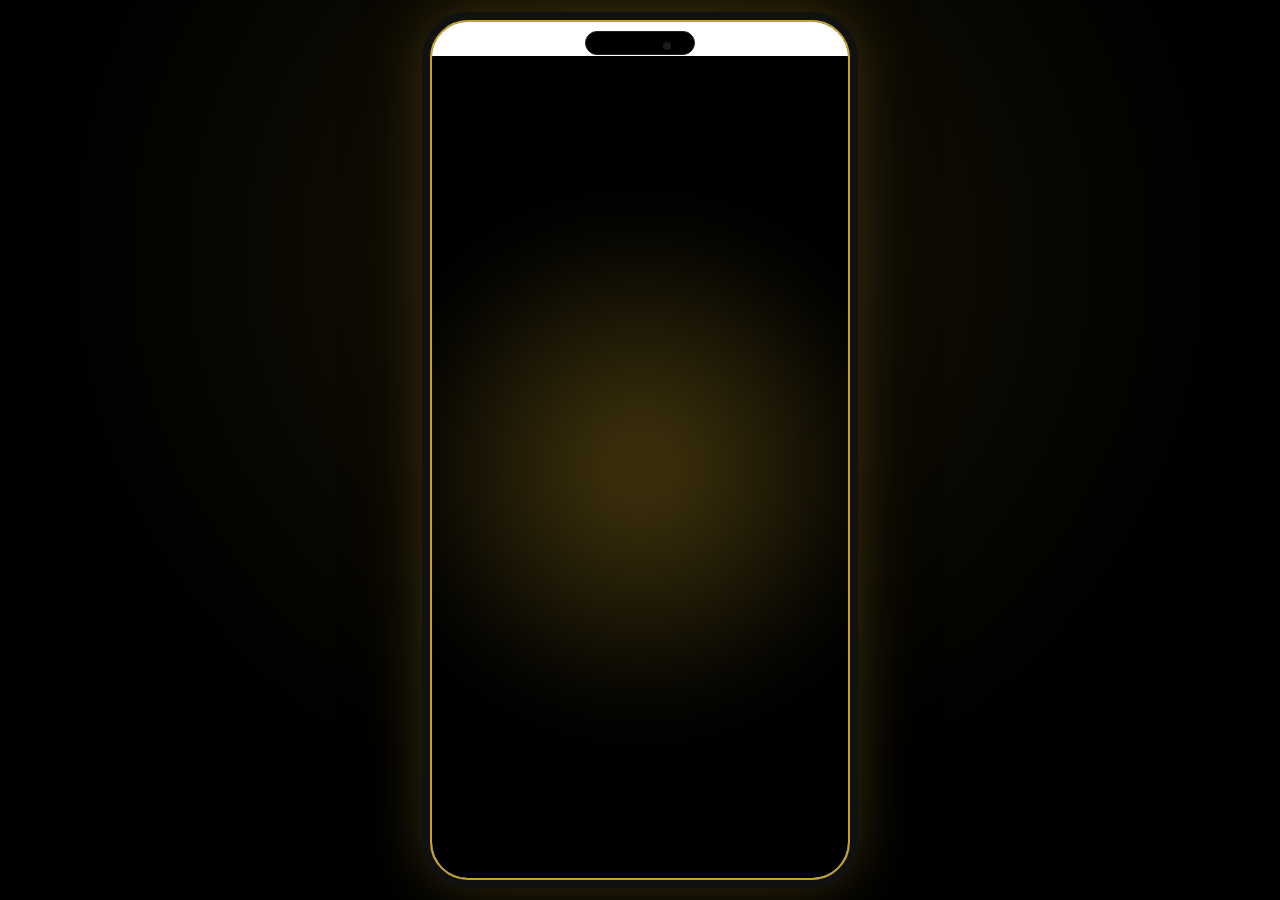
<file: madar/index.html>
<!DOCTYPE html>
<html lang="ar">
<head>
  <link rel="preload" href="/fonts/cairo-arabic.woff2" as="font" type="font/woff2" crossorigin>
  <link rel="preconnect" href="https://ceakrvowhettyvhcvwdp.supabase.co" crossorigin>
  <link rel="modulepreload" href="/madar/supabase-vendor.mjs" fetchpriority="low" crossorigin>
  <style id="madar-font-faces">
@font-face{font-family:Cairo;font-style:normal;font-weight:200 1000;font-display:swap;src:url('/fonts/cairo-arabic.woff2') format('woff2');unicode-range:U+0600-06FF,U+0750-077F,U+0870-0891,U+0897-08E1,U+08E3-08FF,U+200C-200E,U+2010-2011,U+204F,U+2E41,U+FB50-FDFF,U+FE70-FE74,U+FE76-FEFC,U+102E0-102FB,U+10E60-10E7E,U+10EC2-10EC7,U+10EC9-10EEE,U+10EF0-10EFF,U+1EE00-1EE03,U+1EE05-1EE1F,U+1EE21-1EE22,U+1EE24,U+1EE27,U+1EE29-1EE32,U+1EE34-1EE37,U+1EE39,U+1EE3B,U+1EE42,U+1EE47,U+1EE49,U+1EE4B,U+1EE4D-1EE4F,U+1EE51-1EE52,U+1EE54,U+1EE57,U+1EE59,U+1EE5B,U+1EE5D,U+1EE5F,U+1EE61-1EE62,U+1EE64,U+1EE67-1EE6A,U+1EE6C-1EE72,U+1EE74-1EE77,U+1EE79-1EE7C,U+1EE7E,U+1EE80-1EE89,U+1EE8B-1EE9B,U+1EEA1-1EEA3,U+1EEA5-1EEA9,U+1EEAB-1EEBB,U+1EEF0-1EEF1;}
@font-face{font-family:Cairo;font-style:normal;font-weight:200 1000;font-display:swap;src:url('/fonts/cairo-latin.woff2') format('woff2');unicode-range:U+0000-00FF,U+0131,U+0152-0153,U+02BB-02BC,U+02C6,U+02DA,U+02DC,U+0304,U+0308,U+0329,U+2000-206F,U+20AC,U+2122,U+2191,U+2193,U+2212,U+2215,U+FEFF,U+FFFD;}
  </style>
  <style data-metaai-safe-area>:root{scroll-padding-top:var(--safe-area-scroll-padding-top,0px)}[data-safe-area-inset-root]::before{background:inherit;content:"";height:var(--safe-area-inset-top,0px);inset:0 0 auto;pointer-events:none;position:fixed;z-index:2147483647}</style><script data-metaai-safe-area-runtime>// (c) Meta Platforms, Inc. and affiliates. Confidential and proprietary.

(() => {
  const params = new URLSearchParams(window.location.search);
  const rawInset = params.get('top_inset_px');
  const parsedInset = rawInset !== null && /^\d+$/.test(rawInset)
    ? Number(rawInset)
    : 0;
  const topInset = params.get('has_top_banner') === '1'
    ? Math.min(parsedInset, 256)
    : 0;
  document.documentElement.style.setProperty('--safe-area-inset-top', `${topInset}px`);
  document.documentElement.style.setProperty('--safe-area-scroll-padding-top', `${topInset}px`);

  function observeNavigation() {
    const root = document.getElementById('root');
    if (root === null) return;
    const observed = new Set();
    let scheduled = false;

    function syncScrollPadding() {
      const elements = new Set(root.querySelectorAll('[data-safe-area-sticky-top]'));
      for (const element of observed) {
        if (!elements.has(element)) {
          resizeObserver.unobserve(element);
          observed.delete(element);
        }
      }
      for (const element of elements) {
        if (!observed.has(element)) {
          resizeObserver.observe(element);
          observed.add(element);
        }
      }
      let padding = topInset;
      for (const element of elements) {
        const style = window.getComputedStyle(element);
        if (style.position !== 'sticky' && style.position !== 'fixed') continue;
        const top = Number.parseFloat(style.top);
        if (Number.isFinite(top)) {
          padding = Math.max(padding, top + element.getBoundingClientRect().height);
        }
      }
      document.documentElement.style.setProperty(
        '--safe-area-scroll-padding-top', `${Math.ceil(padding)}px`,
      );
    }

    function scheduleUpdate() {
      if (scheduled) return;
      scheduled = true;
      requestAnimationFrame(() => {
        scheduled = false;
        syncScrollPadding();
      });
    }

    const resizeObserver = new ResizeObserver(scheduleUpdate);
    const mutationObserver = new MutationObserver(scheduleUpdate);
    mutationObserver.observe(root, {
      attributeFilter: ['class', 'data-safe-area-sticky-top', 'hidden', 'style'],
      attributes: true,
      childList: true,
      subtree: true,
    });
    window.addEventListener('resize', scheduleUpdate);
    scheduleUpdate();
  }

  if (document.readyState === 'loading') {
    document.addEventListener('DOMContentLoaded', observeNavigation, {once: true});
  } else {
    observeNavigation();
  }
})();
</script><script data-metaai-records-guard>// (c) Meta Platforms, Inc. and affiliates. Confidential and proprietary.

// When the records API rejects a write because the app is at its record
// limit, this page answers the next writes itself with the same rejection.
// The answers come after a delay, under an exponential backoff, and one probe
// write goes to the network per backoff window. A new record that the API
// accepts, or a delete that removes a record, ends the backoff. The backoff
// also ends when a write comes 60 s or more after the last window, and no probe
// from the last 60 s is in flight. The state is in memory only.
//
// The compiled-HTML contract checks (`stateful_crud_contract.rs` and
// `stateful_hosted_release.rs`) read this file as part of the app. So it must
// not contain a quoted records action, a browser storage API, the JSON request
// header or encoder, a quoted POST method, a collection argument, or a name
// bound to a quoted word. It must also not call a network function with a
// quoted URL.
(() => {
  const nativeFetch = window.fetch;
  if (typeof nativeFetch !== 'function') return;
  const NativeRequest = window.Request;
  const NativeResponse = window.Response;
  const NativeURL = window.URL;
  const NativePromise = window.Promise;
  const parseJson = JSON.parse;
  const reflectApply = Reflect.apply;
  const startTimer = window.setTimeout.bind(window);
  const stopTimer = window.clearTimeout.bind(window);
  const monotonicNow = window.performance.now.bind(window.performance);

  const CAPACITY_STATUS = 409;
  const CAPACITY_BODY = '{"error":"artifact record limit reached"}';
  const FIRST_WINDOW_MS = 1000;
  const MAX_WINDOW_MS = 60000;
  const LOCAL_ANSWER_DELAY_MS = 500;
  const MAX_TRACKED_RECORDS = 2048;
  const actionName = operation => ['records', operation].join('.');
  const CREATE = actionName('create');
  const PUT = actionName('put');
  const GET = actionName('get');
  const LIST = actionName('list');
  const DELETE = actionName('delete');
  const OBSERVED_ACTIONS = [CREATE, PUT, GET, LIST, DELETE];
  const POST_METHOD = ['PO', 'ST'].join('');
  const LOCAL_HEADERS = [
    [['content', 'type'].join('-'), ['application', 'json'].join('/') + '; charset=utf-8'],
    ['cache-control', 'no-store'],
    ['x-metaai-records-guard', 'capacity'],
  ];

  // `epoch` changes when a window opens or closes. A rejected or accepted write
  // that was sent in an earlier epoch does not change the window, so the writes
  // that were in flight when the limit was reached count as one rejection.
  let streak = 0;
  let windowEndsAt = 0;
  let epoch = 0;
  let activeProbe = null;
  const knownIds = new Set();
  const knownKeys = new Map();

  function recordKey(collection, value) {
    return `${collection}\n${value}`;
  }

  function rememberId(collection, id) {
    if (typeof id !== 'string') return;
    const key = recordKey(collection, id);
    knownIds.delete(key);
    knownIds.add(key);
    if (knownIds.size > MAX_TRACKED_RECORDS) knownIds.delete(knownIds.values().next().value);
  }

  // `savedId` is null when the outcome of the write is unknown. Then the key
  // keeps the id that an earlier answer saved.
  function rememberIdempotencyKey(collection, idempotencyKey, savedId) {
    if (typeof idempotencyKey !== 'string') return;
    const key = recordKey(collection, idempotencyKey);
    const id = savedId ?? knownKeys.get(key) ?? null;
    knownKeys.delete(key);
    knownKeys.set(key, id);
    if (knownKeys.size > MAX_TRACKED_RECORDS) knownKeys.delete(knownKeys.keys().next().value);
  }

  function forgetRecord(savedId) {
    knownIds.delete(savedId);
    for (const [idempotencyKey, keySavedId] of knownKeys) {
      if (keySavedId === savedId) knownKeys.delete(idempotencyKey);
    }
  }

  function forgetId(collection, id) {
    if (typeof id === 'string') forgetRecord(recordKey(collection, id));
  }

  function targetsActions(input, init) {
    const isRequest = input instanceof NativeRequest;
    const method = init?.method ?? (isRequest ? input.method : 'GET');
    if (String(method).toUpperCase() !== POST_METHOD) return false;
    const base = window.location.href;
    const url = isRequest ? input.url : String(input);
    return new NativeURL(url, base).href === new NativeURL('actions', base).href;
  }

  // Returns the body text, a promise of it for a Request body, or null when
  // the body cannot be JSON text.
  function requestBody(input, init) {
    const body = init?.body;
    if (body !== undefined && body !== null) return typeof body === 'string' ? body : null;
    return input instanceof NativeRequest ? input.clone().text() : null;
  }

  function requestSignal(input, init) {
    if (init !== undefined && init !== null && init.signal !== undefined) return init.signal;
    return input instanceof NativeRequest ? input.signal : null;
  }

  function parseAction(text) {
    let payload;
    try {
      payload = parseJson(text);
    } catch {
      return null;
    }
    if (payload === null || typeof payload !== 'object' || Array.isArray(payload)) return null;
    const name = payload.action;
    if (!OBSERVED_ACTIONS.includes(name)) return null;
    const args = payload.args ?? {};
    if (typeof args !== 'object' || Array.isArray(args)) return null;
    const collection = args.collection ?? 'items';
    if (typeof collection !== 'string') return null;
    return {name, args, collection};
  }

  function isWrite(action) {
    return action.name === CREATE || action.name === PUT;
  }

  // The records API accepts these writes at the limit when their record
  // exists: a create that replays a known idempotency key, and a put to a known
  // record. A key or id is known when this page saw its record saved, or sent
  // it in a write whose outcome is unknown.
  function mayStillSucceed(action) {
    if (action.name === CREATE) {
      const idempotencyKey = action.args.idempotency_key;
      return typeof idempotencyKey === 'string'
        && knownKeys.has(recordKey(action.collection, idempotencyKey));
    }
    const id = action.args.id;
    return typeof id === 'string' && knownIds.has(recordKey(action.collection, id));
  }

  function rememberUnknownOutcome(action) {
    if (action.name === CREATE) {
      rememberIdempotencyKey(action.collection, action.args.idempotency_key, null);
    } else {
      rememberId(action.collection, action.args.id);
    }
  }

  // The API rejects a known key or id for capacity only when its record does
  // not exist.
  function revokeExemption(action) {
    if (action.name === PUT) {
      forgetId(action.collection, action.args.id);
      return;
    }
    const key = recordKey(action.collection, action.args.idempotency_key);
    const savedId = knownKeys.get(key);
    knownKeys.delete(key);
    if (typeof savedId === 'string') forgetRecord(savedId);
  }

  // A probe that never settles stops holding writes back after the longest
  // window.
  function windowIsOpen(time) {
    if (time < windowEndsAt) return true;
    return activeProbe !== null && time - activeProbe.startedAt < MAX_WINDOW_MS;
  }

  function openWindow(sentEpoch) {
    if (sentEpoch !== epoch) return;
    streak += 1;
    windowEndsAt = monotonicNow() + Math.min(MAX_WINDOW_MS, FIRST_WINDOW_MS * 2 ** (streak - 1));
    epoch += 1;
  }

  function closeWindow() {
    if (streak === 0) return;
    streak = 0;
    windowEndsAt = 0;
    activeProbe = null;
    epoch += 1;
  }

  // The delay keeps an awaited retry loop from running on every microtask.
  function answerLocally(signal) {
    return new NativePromise((resolve, reject) => {
      if (signal?.aborted) {
        reject(signal.reason);
        return;
      }
      let timer = 0;
      const abort = () => {
        stopTimer(timer);
        reject(signal.reason);
      };
      timer = startTimer(() => {
        signal?.removeEventListener('abort', abort);
        resolve(new NativeResponse(CAPACITY_BODY, {status: CAPACITY_STATUS, headers: LOCAL_HEADERS}));
      }, LOCAL_ANSWER_DELAY_MS);
      signal?.addEventListener('abort', abort, {once: true});
    });
  }

  function responseData(text) {
    try {
      const payload = parseJson(text);
      return payload !== null && typeof payload === 'object' ? payload.data : undefined;
    } catch {
      return undefined;
    }
  }

  function track(action, data) {
    const collection = action.collection;
    switch (action.name) {
      case LIST:
        if (Array.isArray(data?.records)) {
          for (const record of data.records) rememberId(collection, record?.id);
        }
        return;
      case DELETE:
        if (data === true) {
          forgetId(collection, action.args.id);
          closeWindow();
        }
        return;
      case CREATE:
        if (typeof data?.id === 'string') {
          rememberIdempotencyKey(collection, action.args.idempotency_key, recordKey(collection, data.id));
        }
        rememberId(collection, data?.id);
        return;
      default:
        rememberId(collection, data?.id);
    }
  }

  async function observe(action, response, sent) {
    try {
      const status = response.status;
      const succeeded = status >= 200 && status < 300;
      // A write that the API accepts only below the limit proves free space.
      if (succeeded && isWrite(action) && !sent.mayStillSucceed && sent.epoch === epoch) {
        closeWindow();
      }
      const capacityCandidate = status === CAPACITY_STATUS && isWrite(action);
      if (!succeeded && !capacityCandidate) return;
      const text = await response.clone().text();
      if (succeeded) {
        track(action, responseData(text));
      } else if (text === CAPACITY_BODY) {
        if (sent.mayStillSucceed) revokeExemption(action);
        openWindow(sent.epoch);
      }
    } finally {
      if (sent.probe !== null && activeProbe === sent.probe) activeProbe = null;
    }
  }

  function handle(action, send, signal) {
    if (action === null) return send();
    const sent = {epoch, mayStillSucceed: false, probe: null};
    if (isWrite(action)) {
      sent.mayStillSucceed = mayStillSucceed(action);
      if (streak > 0 && !sent.mayStillSucceed) {
        const time = monotonicNow();
        if (windowIsOpen(time)) return answerLocally(signal);
        if (time - windowEndsAt < MAX_WINDOW_MS) {
          activeProbe = {startedAt: time};
          sent.probe = activeProbe;
        } else {
          // Another client or the agent can free space where this page cannot
          // see it. So after a quiet period the write goes out as a normal write.
          closeWindow();
          sent.epoch = epoch;
        }
      }
    }
    return send().then(
      response => observe(action, response, sent).then(() => response, () => response),
      error => {
        if (sent.probe !== null && activeProbe === sent.probe) activeProbe = null;
        // A write that fails or is aborted after it is sent can still save its
        // record.
        if (isWrite(action)) rememberUnknownOutcome(action);
        throw error;
      },
    );
  }

  function guardedFetch(input, init) {
    const self = this;
    const args = arguments;
    const send = () => reflectApply(nativeFetch, self, args);
    let body;
    let signal;
    try {
      if (!targetsActions(input, init)) return send();
      body = requestBody(input, init);
      signal = requestSignal(input, init);
    } catch {
      return send();
    }
    if (body === null) return send();
    if (typeof body === 'string') return handle(parseAction(body), send, signal);
    return body.then(text => handle(parseAction(text), send, signal), () => send());
  }

  try {
    window.fetch = guardedFetch;
  } catch {
    // A page that made the network function read-only keeps its own function.
  }
})();
</script><script data-metaai-app-links>(()=>{var W=Object.defineProperty;var o=(t,n)=>W(t,"name",{value:n,configurable:!0});(()=>{const t=window.open,n=window.fetch,r=HTMLAnchorElement.prototype.click,i=Event.prototype.preventDefault,c=Event.prototype.stopPropagation,f=Event.prototype.stopImmediatePropagation,a=Object.getOwnPropertyDescriptor(Event.prototype,"defaultPrevented").get,u=Object.getOwnPropertyDescriptor(Event.prototype,"cancelBubble"),h="/__metaai/blobs/",x=4e3,g=new WeakMap,E=new WeakSet,s=[];let l=null,b=null,m=null,d=null;function p(t){if(typeof t!="string"||t.trim()==="")return null;let e;try{e=new URL(t,document.baseURI)}catch{return null}return(e.protocol==="http:"||e.protocol==="https:")&&e.origin===window.location.origin?e:null}o(p,"sameAppUrl");function k(t){const e=t.trim(),n=e.toLowerCase();return n===""||n==="_self"||n==="_parent"||n==="_top"?!1:![...document.getElementsByName(e)].some(t=>/^(IFRAME|OBJECT|EMBED)$/.test(t.tagName))}o(k,"opensNewContext");function T(t){return/^\/(__metaai|api|assets)\//.test(t.pathname)}o(T,"isFileRoute");function M(t){const e=new URL(window.location.href);return t.hash!==""&&!/^#!?\//.test(t.hash)&&t.pathname===e.pathname&&t.search===e.search}o(M,"samePage");function R(t){return(t.querySelector("img[alt]")?.getAttribute("alt")||t.getAttribute("aria-label")||t.textContent||"").trim().slice(0,200)}o(R,"labelFor");function y(t,e){const n=document.createElement(t);return n.style.cssText=e,n}o(y,"styled");function P(t){const e=Uint8Array.from(atob(t.replace(/-/g,"+").replace(/_/g,"/")),t=>t.charCodeAt(0));return new TextDecoder("utf-8",{fatal:!0}).decode(e)}o(P,"textOf");function S(t){let e={disposition:t.searchParams.get("disposition")};try{const n=t.searchParams.get("token");n&&t.pathname.startsWith(h)&&(e=JSON.parse(P(n.split(".")[0]))||e)}catch{}return e.disposition==="attachment"}o(S,"isAttachment");function D(){try{const t=document.querySelectorAll(":modal");return t[t.length-1]||document.body}catch{return document.body}}o(D,"layerHost");function H(t,e){d===null&&(d=y("div","position:fixed;width:1px;height:1px;margin:-1px;padding:0;border:0;overflow:hidden;clip-path:inset(50%);white-space:nowrap;"),d.setAttribute("role","status"),d.setAttribute("data-metaai-link-status","")),d.parentNode!==e&&e.append(d);const n=d;n.textContent="",window.setTimeout(()=>{n.textContent=t},100)}o(H,"announce");function N(){b?.remove();const t=D();m?.isConnected||(m=document.createElement("style"),m.textContent="[data-metaai-link-note]::backdrop{display:none!important;background:none!important;backdrop-filter:none!important}",(document.head||document.documentElement).append(m));const e="This app cannot open its pages in a new tab.",n=y("div","position:fixed;inset:auto 16px calc(var(--safe-area-inset-bottom, 0px) + 24px);z-index:2147483647;box-sizing:border-box;width:auto;height:auto;max-width:360px;margin:0 auto;padding:12px 16px;border:0;border-radius:10px;background:rgba(17,17,17,0.92);color:#fff;font:400 14px/1.4 system-ui,sans-serif;text-align:center;overflow:visible;pointer-events:none;");n.setAttribute("data-metaai-link-note",""),n.setAttribute("aria-hidden","true"),n.textContent=e;const r=typeof n.showPopover=="function";r&&n.setAttribute("popover","manual"),t.append(n),r&&n.showPopover(),b=n,H(e,t),window.setTimeout(()=>{n.remove(),b===n&&(b=null)},x)}o(N,"showNote");function O(t){for(const e of t)if(!(!(e instanceof Element)||e===document.body||!e.isConnected||typeof e.focus!="function")&&(e.focus({preventScroll:!0}),document.activeElement===e))return}o(O,"focusBack");function w(){if(l===null)return;const{root:t,opener:e,before:n}=l;l=null,t.open&&t.close(),t.remove(),O([e,n,...s.slice().reverse()])}o(w,"closeViewer");function A(t,e,n){const r=document.activeElement;w();const c=typeof HTMLDialogElement=="function"&&typeof HTMLDialogElement.prototype.showModal=="function",f="var(--safe-area-inset-top, 0px)",a=y(c?"dialog":"div",`position:fixed;inset:0;z-index:2147483647;display:flex;flex-direction:column;align-items:center;justify-content:center;gap:16px;box-sizing:border-box;width:100%;height:100%;max-width:none;max-height:none;margin:0;border:0;padding:calc(${f} + 68px) 16px 24px;background:rgba(0,0,0,0.88);color:#fff;overflow:hidden;overscroll-behavior:contain;pointer-events:auto;`);a.setAttribute("data-metaai-file-viewer",""),a.setAttribute("aria-label",e||"File"),c||(a.setAttribute("role","dialog"),a.setAttribute("aria-modal","true"));const u=y("button",`position:absolute;top:calc(${f} + 12px);right:12px;width:44px;height:44px;padding:0;border:0;border-radius:22px;background:rgba(255,255,255,0.18);color:#fff;font:400 28px/44px system-ui,sans-serif;cursor:pointer;pointer-events:auto;`);u.type="button",u.textContent="\xD7",u.setAttribute("aria-label","Close"),u.setAttribute("data-metaai-file-viewer-close","");const h=y("img","display:block;flex:0 1 auto;min-height:0;max-width:100%;max-height:100%;object-fit:contain;border-radius:4px;");h.alt=e,h.addEventListener("error",()=>{const t=y("p","margin:0;font:400 15px/1.4 system-ui,sans-serif;text-align:center;");t.textContent="This file cannot be shown here.",h.replaceWith(t)},{once:!0}),h.src=t,a.append(u,h),a.addEventListener("cancel",t=>{Reflect.apply(i,t,[]),l?.root===a&&w()}),a.addEventListener("close",()=>{l?.root===a&&w()}),l={root:a,opener:n,before:r},document.body.append(a),c&&a.showModal(),u.focus({preventScroll:!0})}o(A,"showViewer");function F(t,e,r){const i=new AbortController;Reflect.apply(n,window,[t.href,{signal:i.signal}]).then(n=>{i.abort(),n.ok?window.location.assign(t.href):A(t.href,e,r)},()=>A(t.href,e,r))}o(F,"download");function C(t,e,n){T(t)?S(t)?F(t,e,n):A(t.href,e,n):M(t)?window.location.hash=t.hash:N()}o(C,"openOutside");function _(n,r){let i=null,c=0,f=n.href;const a=o(e=>{try{const n=p(String(e));if(n===null){i!==null&&l===i&&w(),i=null,c=0,Reflect.apply(t,window,[String(e)]);return}const a=l;C(n,"",r),i=l!==a?l:null,c=i===null?Date.now()+x:0,f=n.href}catch{}},"go"),u={get href(){return f},set href(t){a(t)},assign:a,replace:a,reload(){},toString:o(()=>f,"toString")};return a(n.href),{opener:null,get closed(){return i!==null?l!==i:Date.now()>=c},get location(){return u},set location(t){a(t)},focus(){},blur(){},close(){i!==null&&l===i&&w(),i=null,c=0},postMessage(){},addEventListener(){},removeEventListener(){}}}o(_,"standIn");function B(t){if(l===null)return!1;const e=t.relatedTarget;return t.composedPath().includes(l.root)||e instanceof Node&&l.root.contains(e)}o(B,"insideViewer");function I(t){const e=[...l.root.querySelectorAll("button, a[href]")],n=e.indexOf(document.activeElement);(t.shiftKey?e[n<=0?e.length-1:n-1]:e[n<0||n===e.length-1?0:n+1])?.focus()}o(I,"moveFocus");function U(t){try{if(l!==null&&!l.root.isConnected&&(l=null),l===null){t.type==="focusin"&&t.target instanceof Element&&s[s.length-1]!==t.target&&(s.push(t.target),s.length>5&&s.shift());return}if(t.type==="keydown"&&(t.key==="Escape"||t.key==="Tab")){Reflect.apply(i,t,[]),Reflect.apply(f,t,[]),t.key==="Escape"?w():I(t);return}if(!B(t)||(Reflect.apply(f,t,[]),t.type!=="click"))return;if(t.detail>1){Reflect.apply(i,t,[]);return}const e=t.target;(e===l.root||e instanceof Element&&e.closest("[data-metaai-file-viewer-close]"))&&w()}catch{}}o(U,"shield");function $(t,e){return t instanceof HTMLInputElement?/^(checkbox|radio|file|color)$/.test(t.type)||/^(submit|reset|image)$/.test(t.type)&&t.form!==null:t instanceof HTMLButtonElement?t.type!=="button"&&t.form!==null:t instanceof HTMLLabelElement?t.control!==null&&!t.control.contains(e):t instanceof HTMLMediaElement?t.controls:t instanceof HTMLElement&&t.tagName==="SUMMARY"&&t.parentElement?.tagName==="DETAILS"}o($,"ownClickAction");function j(t){for(const e of t){if(e instanceof Element&&e.matches("a[href], area[href]"))return e;if($(e,t[0]))return null}return null}o(j,"anchorFor");function V(t){const e=g.get(t);if(!(e===void 0||e.held)){g.delete(t);try{if(e.host.removeEventListener(t.type,e.last),Reflect.apply(a,t,[]))return;e.done=!0,Reflect.apply(i,t,[]),C(e.url,e.label,e.opener)}catch{}}}o(V,"decide");function z(t){const e=g.get(t);if(e!==void 0){g.delete(t);try{e.host.removeEventListener(t.type,e.last),e.held&&!e.appCancelled&&C(e.url,e.label,e.opener)}catch{}}}o(z,"settle");function K(t,n){const r=[];for(const i of t)try{const t=i[n];if(typeof t!="function"||E.has(t))continue;const c=o(function(...e){const n=Reflect.apply(t,this,e),r=n===!1?g.get(e[0]):void 0;return r&&(r.appCancelled=!0),n},"wrapper");E.add(c),i[n]=c,r.push(()=>{i[n]===c&&(i[n]=t)})}catch{}return()=>r.forEach(t=>t())}o(K,"watchHandlers");function L(t,n,r,h,x,E){const s={url:n,label:r,opener:h,host:x,held:!1,done:!1,appCancelled:!1,last:null};s.last=e=>{e===t&&V(t)},g.set(t,s),x.addEventListener(t.type,s.last);const l=K(E,`on${t.type}`),b=o(()=>{l(),z(t)},"end");window.setTimeout(b,0);const m=o(()=>{s.held||s.done||g.get(t)!==s||(s.held=!0,Reflect.apply(a,t,[])?s.appCancelled=!0:Reflect.apply(i,t,[]))},"hold"),d=o(t=>s.held||s.done?s.appCancelled:Reflect.apply(a,t,[]),"appView"),p=o((e,n)=>Object.defineProperty(t,e,{configurable:!0,...n}),"define");return p("stopPropagation",{writable:!0,value(){return m(),Reflect.apply(c,this,arguments)}}),p("stopImmediatePropagation",{writable:!0,value(){return m(),Reflect.apply(f,this,arguments)}}),p("preventDefault",{writable:!0,value(){return s.appCancelled=!0,Reflect.apply(i,this,arguments)}}),p("defaultPrevented",{get(){return d(this)}}),p("returnValue",{get(){return!d(this)},set(t){t||(s.appCancelled=!0,Reflect.apply(i,this,[]))}}),u?.get&&u.set&&p("cancelBubble",{get(){return Reflect.apply(u.get,this,[])},set(t){t&&m(),Reflect.apply(u.set,this,[t])}}),b}o(L,"track");function v(t){try{if(!t.cancelable||t.button!==(t.type==="auxclick"?1:0))return;const e=t.composedPath(),n=j(e);if(!n||n.hasAttribute("download")||n.isContentEditable||!t.bubbles&&e[0]!==n)return;const r=p(n.getAttribute("href"));if(r===null)return;(t.type==="auxclick"||t.ctrlKey||t.metaKey||t.shiftKey||k(n.getAttribute("target")||""))&&L(t,r,R(n),n,t.bubbles?window:n,e)}catch{}}o(v,"remember");try{for(const t of["pointerdown","pointerup","mousedown","mouseup","touchstart","touchend","click","auxclick","dblclick","focusin","focusout","keydown","keyup"])window.addEventListener(t,U,!0);window.addEventListener("click",v,!0),window.addEventListener("auxclick",v,!0),window.open=o(function(n,r){try{const t=r==null?"":String(r);if(t.trim()===""||k(t)){const t=p(n==null?"":String(n));if(t!==null)return _(t,document.activeElement)}}catch{}return Reflect.apply(t,this,arguments)},"open"),HTMLAnchorElement.prototype.click=o(function(){try{if(!this.isConnected&&!this.hasAttribute("download")){const t=p(this.getAttribute("href"));if(t!==null&&k(this.getAttribute("target")||"")){const e=new MouseEvent("click",{bubbles:!0,cancelable:!0,composed:!0,view:window}),n=[];for(let t=this;t!==null;t=t.parentNode)n.push(t);const r=L(e,t,R(this),document.activeElement,this.getRootNode(),n);this.dispatchEvent(e),r();return}}}catch{}return Reflect.apply(r,this,arguments)},"click")}catch{}})();})();
</script>
  <meta charset="UTF-8">
  <link rel="manifest" href="/madar/manifest.json">
  <meta name="theme-color" content="#ffffff">
  <meta name="mobile-web-app-capable" content="yes">
  <meta name="apple-mobile-web-app-capable" content="yes">
  <link rel="apple-touch-icon" href="/madar/icon-512.png">
  <meta name="viewport" content="width=device-width, initial-scale=1">
  <meta name="theme-color" content="#182B32">
  <meta name="application-name" content="MADAR">
  <meta name="mobile-web-app-capable" content="yes">
  <meta name="apple-mobile-web-app-capable" content="yes">
  <meta name="apple-mobile-web-app-title" content="MADAR">
  <meta name="apple-mobile-web-app-status-bar-style" content="default">
  <link rel="manifest" href="/manifest.webmanifest">
  <link rel="icon" type="image/png" sizes="192x192" href="/pwa-icon-192.png">
  <link rel="apple-touch-icon" href="/apple-touch-icon.png">

  <title>متجر MADAR | منتجات الجمال والعناية</title>
  <meta name="description" content="تصفّح منتجات MADAR للجمال والعناية، شاهد تفاصيل المنتجات واحفظ المفضلة وتعرّف على نقاط المكافآت.">
  <link rel="canonical" href="https://jjv666x-maker.github.io/madar/">
  <meta property="og:type" content="website">
  <meta property="og:site_name" content="MADAR">
  <meta property="og:title" content="متجر MADAR | منتجات الجمال والعناية">
  <meta property="og:description" content="تصفّح منتجات MADAR للجمال والعناية، شاهد تفاصيل المنتجات واحفظ المفضلة وتعرّف على نقاط المكافآت.">
  <meta property="og:url" content="https://jjv666x-maker.github.io/madar/">
  <meta property="og:image" content="https://jjv666x-maker.github.io/madar/og-image.png">
  <meta property="og:image:width" content="1200">
  <meta property="og:image:height" content="630">
  <meta property="og:image:alt" content="MADAR — متجر الجمال والعناية">
  <meta property="og:locale" content="ar_IQ">
  <meta name="twitter:card" content="summary_large_image">
  <meta name="twitter:title" content="متجر MADAR | منتجات الجمال والعناية">
  <meta name="twitter:description" content="تصفّح منتجات MADAR للجمال والعناية، شاهد تفاصيل المنتجات واحفظ المفضلة وتعرّف على نقاط المكافآت.">
  <meta name="twitter:image" content="https://jjv666x-maker.github.io/madar/og-image.png">
  <script>(function installDevicePermissionRuntime() {
  if (window.parent === window)
    return;
  let parentOrigin;
  try {
    const embeddingOrigin = window.location.ancestorOrigins?.[0] || document.referrer, { hostname, origin, port, protocol } = new URL(embeddingOrigin), supportedHost = hostname === "meta.ai" || hostname === "ecto1.ai" || [".meta.ai", ".ecto1.ai", ".internalfb.com", ".hatch.club"].some((suffix) => hostname.endsWith(suffix));
    if (hostname === "localhost" && (protocol === "http:" || protocol === "https:") || protocol === "https:" && port === "" && supportedHost)
      parentOrigin = origin;
  } catch {
    return;
  }
  if (!parentOrigin)
    return;
  function request(capability) {
    try {
      const policy = document.permissionsPolicy || document.featurePolicy;
      if (navigator.userActivation?.isActive === !0 && policy?.allowsFeature(capability) === !1)
        window.parent.postMessage({ type: "ecto:artifact-device-permission-request", version: 1, capability }, parentOrigin);
    } catch {}
  }
  function hasAudio(constraints) {
    for (let value = constraints;value != null; value = Object.getPrototypeOf(value)) {
      const descriptor = Object.getOwnPropertyDescriptor(value, "audio");
      if (descriptor)
        return Boolean(descriptor.value);
    }
    return !1;
  }
  function wrap(receiver, name, capability, enabled) {
    try {
      if ((document.permissionsPolicy || document.featurePolicy)?.allowsFeature(capability) !== !1)
        return;
      const native = receiver?.[name];
      if (typeof native !== "function")
        return;
      receiver[name] = function() {
        try {
          if (this === receiver && enabled(arguments))
            request(capability);
        } catch {}
        return Reflect.apply(native, this, arguments);
      };
    } catch {}
  }
  wrap(navigator.mediaDevices, "getUserMedia", "microphone", (args) => hasAudio(args[0]));
  const hasPositionCallback = (args) => typeof args[0] === "function";
  wrap(navigator.geolocation, "getCurrentPosition", "geolocation", hasPositionCallback);
  wrap(navigator.geolocation, "watchPosition", "geolocation", hasPositionCallback);
})();</script>
  <style>*,::before,::after{--tw-border-spacing-x:0;--tw-border-spacing-y:0;--tw-translate-x:0;--tw-translate-y:0;--tw-rotate:0;--tw-skew-x:0;--tw-skew-y:0;--tw-scale-x:1;--tw-scale-y:1;--tw-pan-x:;--tw-pan-y:;--tw-pinch-zoom:;--tw-scroll-snap-strictness:proximity;--tw-gradient-from-position:;--tw-gradient-via-position:;--tw-gradient-to-position:;--tw-ordinal:;--tw-slashed-zero:;--tw-numeric-figure:;--tw-numeric-spacing:;--tw-numeric-fraction:;--tw-ring-inset:;--tw-ring-offset-width:0px;--tw-ring-offset-color:#fff;--tw-ring-color:rgb(59 130 246 / 0.5);--tw-ring-offset-shadow:0 0 #0000;--tw-ring-shadow:0 0 #0000;--tw-shadow:0 0 #0000;--tw-shadow-colored:0 0 #0000;--tw-blur:;--tw-brightness:;--tw-contrast:;--tw-grayscale:;--tw-hue-rotate:;--tw-invert:;--tw-saturate:;--tw-sepia:;--tw-drop-shadow:;--tw-backdrop-blur:;--tw-backdrop-brightness:;--tw-backdrop-contrast:;--tw-backdrop-grayscale:;--tw-backdrop-hue-rotate:;--tw-backdrop-invert:;--tw-backdrop-opacity:;--tw-backdrop-saturate:;--tw-backdrop-sepia:;--tw-contain-size:;--tw-contain-layout:;--tw-contain-paint:;--tw-contain-style:}::backdrop{--tw-border-spacing-x:0;--tw-border-spacing-y:0;--tw-translate-x:0;--tw-translate-y:0;--tw-rotate:0;--tw-skew-x:0;--tw-skew-y:0;--tw-scale-x:1;--tw-scale-y:1;--tw-pan-x:;--tw-pan-y:;--tw-pinch-zoom:;--tw-scroll-snap-strictness:proximity;--tw-gradient-from-position:;--tw-gradient-via-position:;--tw-gradient-to-position:;--tw-ordinal:;--tw-slashed-zero:;--tw-numeric-figure:;--tw-numeric-spacing:;--tw-numeric-fraction:;--tw-ring-inset:;--tw-ring-offset-width:0px;--tw-ring-offset-color:#fff;--tw-ring-color:rgb(59 130 246 / 0.5);--tw-ring-offset-shadow:0 0 #0000;--tw-ring-shadow:0 0 #0000;--tw-shadow:0 0 #0000;--tw-shadow-colored:0 0 #0000;--tw-blur:;--tw-brightness:;--tw-contrast:;--tw-grayscale:;--tw-hue-rotate:;--tw-invert:;--tw-saturate:;--tw-sepia:;--tw-drop-shadow:;--tw-backdrop-blur:;--tw-backdrop-brightness:;--tw-backdrop-contrast:;--tw-backdrop-grayscale:;--tw-backdrop-hue-rotate:;--tw-backdrop-invert:;--tw-backdrop-opacity:;--tw-backdrop-saturate:;--tw-backdrop-sepia:;--tw-contain-size:;--tw-contain-layout:;--tw-contain-paint:;--tw-contain-style:}*,::before,::after{box-sizing:border-box;border-width:0;border-style:solid;border-color:#e5e7eb}::before,::after{--tw-content:''}html,:host{line-height:1.5;-webkit-text-size-adjust:100%;-moz-tab-size:4;-o-tab-size:4;tab-size:4;font-family:ui-sans-serif,system-ui,sans-serif,"Apple Color Emoji","Segoe UI Emoji","Segoe UI Symbol","Noto Color Emoji";font-feature-settings:normal;font-variation-settings:normal;-webkit-tap-highlight-color:transparent}body{margin:0;line-height:inherit}hr{height:0;color:inherit;border-top-width:1px}h1,h2,h3,h4,h5,h6{font-size:inherit;font-weight:inherit}a{color:inherit;text-decoration:inherit}b,strong{font-weight:bolder}code,kbd,samp,pre{font-family:ui-monospace,SFMono-Regular,Menlo,Monaco,Consolas,"Liberation Mono","Courier New",monospace;font-feature-settings:normal;font-variation-settings:normal;font-size:1em}small{font-size:80%}sub,sup{font-size:75%;line-height:0;position:relative;vertical-align:baseline}sub{bottom:-0.25em}sup{top:-0.5em}table{text-indent:0;border-color:inherit;border-collapse:collapse}button,input,optgroup,select,textarea{font-family:inherit;font-feature-settings:inherit;font-variation-settings:inherit;font-size:100%;font-weight:inherit;line-height:inherit;letter-spacing:inherit;color:inherit;margin:0;padding:0}button,select{text-transform:none}button,input:where([type='button']),input:where([type='reset']),input:where([type='submit']){-webkit-appearance:button;background-color:transparent;background-image:none}:-moz-focusring{outline:auto}:-moz-ui-invalid{box-shadow:none}progress{vertical-align:baseline}::-webkit-inner-spin-button,::-webkit-outer-spin-button{height:auto}[type='search']{-webkit-appearance:textfield;outline-offset:-2px}::-webkit-search-decoration{-webkit-appearance:none}::-webkit-file-upload-button{-webkit-appearance:button;font:inherit}summary{display:list-item}blockquote,dl,dd,h1,h2,h3,h4,h5,h6,hr,figure,p,pre{margin:0}fieldset{margin:0;padding:0}legend{padding:0}ol,ul,menu{list-style:none;margin:0;padding:0}dialog{padding:0}textarea{resize:vertical}input::-moz-placeholder,textarea::-moz-placeholder{opacity:1;color:#9ca3af}input::placeholder,textarea::placeholder{opacity:1;color:#9ca3af}button,[role="button"]{cursor:pointer}:disabled{cursor:default}img,svg,video,canvas,audio,iframe,embed,object{display:block;vertical-align:middle}img,video{max-width:100%;height:auto}[hidden]:where(:not([hidden="until-found"])){display:none}.pointer-events-none{pointer-events:none}.visible{visibility:visible}.fixed{position:fixed}.absolute{position:absolute}.relative{position:relative}.sticky{position:sticky}.inset-0{inset:0px}.inset-x-0{left:0px;right:0px}.-left-1{left:-0.25rem}.-top-1{top:-0.25rem}.bottom-0{bottom:0px}.bottom-24{bottom:6rem}.bottom-3{bottom:0.75rem}.left-0{left:0px}.left-1\/2{left:50%}.left-3{left:0.75rem}.left-\[8px\]{left:8px}.right-0{right:0px}.right-2{right:0.5rem}.right-3{right:0.75rem}.top-0{top:0px}.top-2{top:0.5rem}.top-\[34px\]{top:34px}.top-\[8px\]{top:8px}.z-10{z-index:10}.z-20{z-index:20}.z-30{z-index:30}.z-40{z-index:40}.z-50{z-index:50}.z-\[60\]{z-index:60}.z-\[80\]{z-index:80}.m-0{margin:0px}.mx-0{margin-left:0px;margin-right:0px}.mx-3{margin-left:0.75rem;margin-right:0.75rem}.mx-4{margin-left:1rem;margin-right:1rem}.mx-auto{margin-left:auto;margin-right:auto}.mb-3{margin-bottom:0.75rem}.mb-\[76px\]{margin-bottom:76px}.mr-1{margin-right:0.25rem}.mr-auto{margin-right:auto}.mt-0\.5{margin-top:0.125rem}.mt-1{margin-top:0.25rem}.mt-1\.5{margin-top:0.375rem}.mt-2{margin-top:0.5rem}.mt-3{margin-top:0.75rem}.mt-4{margin-top:1rem}.mt-5{margin-top:1.25rem}.mt-6{margin-top:1.5rem}.mt-\[2px\]{margin-top:2px}.line-clamp-2{overflow:hidden;display:-webkit-box;-webkit-box-orient:vertical;-webkit-line-clamp:2}.block{display:block}.inline-block{display:inline-block}.flex{display:flex}.inline-flex{display:inline-flex}.grid{display:grid}.hidden{display:none}.aspect-square{aspect-ratio:1 / 1}.h-1{height:0.25rem}.h-1\.5{height:0.375rem}.h-10{height:2.5rem}.h-11{height:2.75rem}.h-12{height:3rem}.h-14{height:3.5rem}.h-2{height:0.5rem}.h-2\.5{height:0.625rem}.h-3{height:0.75rem}.h-5{height:1.25rem}.h-6{height:1.5rem}.h-7{height:1.75rem}.h-8{height:2rem}.h-9{height:2.25rem}.h-\[110px\]{height:110px}.h-\[120px\]{height:120px}.h-\[130px\]{height:130px}.h-\[150px\]{height:150px}.h-\[18px\]{height:18px}.h-\[190px\]{height:190px}.h-\[22px\]{height:22px}.h-\[300px\]{height:300px}.h-\[30px\]{height:30px}.h-\[34px\]{height:34px}.h-\[36px\]{height:36px}.h-\[3px\]{height:3px}.h-\[44px\]{height:44px}.h-\[52px\]{height:52px}.h-\[64px\]{height:64px}.h-\[68\%\]{height:68%}.h-\[68px\]{height:68px}.h-\[80px\]{height:80px}.h-\[90px\]{height:90px}.h-\[92px\]{height:92px}.h-full{height:100%}.max-h-\[200px\]{max-height:200px}.max-h-\[86vh\]{max-height:86vh}.max-h-\[92vh\]{max-height:92vh}.min-h-\[100vh\]{min-height:100vh}.min-h-\[130px\]{min-height:130px}.min-h-\[150px\]{min-height:150px}.min-h-\[180px\]{min-height:180px}.min-h-\[220px\]{min-height:220px}.min-h-\[32px\]{min-height:32px}.min-h-\[36px\]{min-height:36px}.min-h-\[40px\]{min-height:40px}.min-h-\[64px\]{min-height:64px}.min-h-\[90px\]{min-height:90px}.w-1\.5{width:0.375rem}.w-1\/2{width:50%}.w-1\/3{width:33.333333%}.w-10{width:2.5rem}.w-11{width:2.75rem}.w-12{width:3rem}.w-14{width:3.5rem}.w-2{width:0.5rem}.w-2\.5{width:0.625rem}.w-2\/3{width:66.666667%}.w-5{width:1.25rem}.w-6{width:1.5rem}.w-7{width:1.75rem}.w-8{width:2rem}.w-9{width:2.25rem}.w-\[110px\]{width:110px}.w-\[132px\]{width:132px}.w-\[150px\]{width:150px}.w-\[172px\]{width:172px}.w-\[210px\]{width:210px}.w-\[22px\]{width:22px}.w-\[34px\]{width:34px}.w-\[36px\]{width:36px}.w-\[44px\]{width:44px}.w-\[52px\]{width:52px}.w-\[64px\]{width:64px}.w-\[68px\]{width:68px}.w-\[78px\]{width:78px}.w-\[86\%\]{width:86%}.w-\[90px\]{width:90px}.w-\[92px\]{width:92px}.w-full{width:100%}.min-w-0{min-width:0px}.min-w-\[180px\]{min-width:180px}.min-w-\[18px\]{min-width:18px}.min-w-\[22px\]{min-width:22px}.min-w-\[24px\]{min-width:24px}.min-w-\[36px\]{min-width:36px}.max-w-\[240px\]{max-width:240px}.max-w-\[280px\]{max-width:280px}.max-w-\[360px\]{max-width:360px}.max-w-\[430px\]{max-width:430px}.max-w-\[85\%\]{max-width:85%}.flex-1{flex:1 1 0%}.flex-\[2\]{flex:2}.shrink-0{flex-shrink:0}.-translate-x-1\/2{--tw-translate-x:-50%;transform:translate(var(--tw-translate-x),var(--tw-translate-y)) rotate(var(--tw-rotate)) skewX(var(--tw-skew-x)) skewY(var(--tw-skew-y)) scaleX(var(--tw-scale-x)) scaleY(var(--tw-scale-y))}.translate-x-0{--tw-translate-x:0px;transform:translate(var(--tw-translate-x),var(--tw-translate-y)) rotate(var(--tw-rotate)) skewX(var(--tw-skew-x)) skewY(var(--tw-skew-y)) scaleX(var(--tw-scale-x)) scaleY(var(--tw-scale-y))}.translate-x-\[-22px\]{--tw-translate-x:-22px;transform:translate(var(--tw-translate-x),var(--tw-translate-y)) rotate(var(--tw-rotate)) skewX(var(--tw-skew-x)) skewY(var(--tw-skew-y)) scaleX(var(--tw-scale-x)) scaleY(var(--tw-scale-y))}.rotate-180{--tw-rotate:180deg;transform:translate(var(--tw-translate-x),var(--tw-translate-y)) rotate(var(--tw-rotate)) skewX(var(--tw-skew-x)) skewY(var(--tw-skew-y)) scaleX(var(--tw-scale-x)) scaleY(var(--tw-scale-y))}.scale-100{--tw-scale-x:1;--tw-scale-y:1;transform:translate(var(--tw-translate-x),var(--tw-translate-y)) rotate(var(--tw-rotate)) skewX(var(--tw-skew-x)) skewY(var(--tw-skew-y)) scaleX(var(--tw-scale-x)) scaleY(var(--tw-scale-y))}.scale-105{--tw-scale-x:1.05;--tw-scale-y:1.05;transform:translate(var(--tw-translate-x),var(--tw-translate-y)) rotate(var(--tw-rotate)) skewX(var(--tw-skew-x)) skewY(var(--tw-skew-y)) scaleX(var(--tw-scale-x)) scaleY(var(--tw-scale-y))}.scale-125{--tw-scale-x:1.25;--tw-scale-y:1.25;transform:translate(var(--tw-translate-x),var(--tw-translate-y)) rotate(var(--tw-rotate)) skewX(var(--tw-skew-x)) skewY(var(--tw-skew-y)) scaleX(var(--tw-scale-x)) scaleY(var(--tw-scale-y))}@keyframes pulse{50%{opacity:.5}}.animate-pulse{animation:pulse 2s cubic-bezier(0.4,0,0.6,1) infinite}.resize-none{resize:none}.snap-x{scroll-snap-type:x var(--tw-scroll-snap-strictness)}.snap-mandatory{--tw-scroll-snap-strictness:mandatory}.snap-start{scroll-snap-align:start}.grid-cols-1{grid-template-columns:repeat(1,minmax(0,1fr))}.grid-cols-2{grid-template-columns:repeat(2,minmax(0,1fr))}.grid-cols-3{grid-template-columns:repeat(3,minmax(0,1fr))}.grid-cols-4{grid-template-columns:repeat(4,minmax(0,1fr))}.flex-col{flex-direction:column}.flex-wrap{flex-wrap:wrap}.place-items-center{place-items:center}.items-start{align-items:flex-start}.items-end{align-items:flex-end}.items-center{align-items:center}.justify-end{justify-content:flex-end}.justify-center{justify-content:center}.justify-between{justify-content:space-between}.gap-0\.5{gap:0.125rem}.gap-1{gap:0.25rem}.gap-1\.5{gap:0.375rem}.gap-2{gap:0.5rem}.gap-2\.5{gap:0.625rem}.gap-3{gap:0.75rem}.space-y-1>:not([hidden]) ~ :not([hidden]){--tw-space-y-reverse:0;margin-top:calc(0.25rem * calc(1 - var(--tw-space-y-reverse)));margin-bottom:calc(0.25rem * var(--tw-space-y-reverse))}.space-y-2>:not([hidden]) ~ :not([hidden]){--tw-space-y-reverse:0;margin-top:calc(0.5rem * calc(1 - var(--tw-space-y-reverse)));margin-bottom:calc(0.5rem * var(--tw-space-y-reverse))}.space-y-3>:not([hidden]) ~ :not([hidden]){--tw-space-y-reverse:0;margin-top:calc(0.75rem * calc(1 - var(--tw-space-y-reverse)));margin-bottom:calc(0.75rem * var(--tw-space-y-reverse))}.space-y-4>:not([hidden]) ~ :not([hidden]){--tw-space-y-reverse:0;margin-top:calc(1rem * calc(1 - var(--tw-space-y-reverse)));margin-bottom:calc(1rem * var(--tw-space-y-reverse))}.divide-y>:not([hidden]) ~ :not([hidden]){--tw-divide-y-reverse:0;border-top-width:calc(1px * calc(1 - var(--tw-divide-y-reverse)));border-bottom-width:calc(1px * var(--tw-divide-y-reverse))}.divide-slate-100>:not([hidden]) ~ :not([hidden]){--tw-divide-opacity:1;border-color:rgb(241 245 249 / var(--tw-divide-opacity,1))}.self-start{align-self:flex-start}.self-end{align-self:flex-end}.overflow-hidden{overflow:hidden}.overflow-x-auto{overflow-x:auto}.overflow-y-auto{overflow-y:auto}.overflow-x-clip{overflow-x:clip}.truncate{overflow:hidden;text-overflow:ellipsis;white-space:nowrap}.whitespace-nowrap{white-space:nowrap}.break-words{overflow-wrap:break-word}.rounded{border-radius:0.25rem}.rounded-2xl{border-radius:1rem}.rounded-3xl{border-radius:1.5rem}.rounded-\[12px\]{border-radius:12px}.rounded-\[18px\]{border-radius:18px}.rounded-\[20px\]{border-radius:20px}.rounded-\[22px\]{border-radius:22px}.rounded-\[24px\]{border-radius:24px}.rounded-\[26px\]{border-radius:26px}.rounded-\[28px\]{border-radius:28px}.rounded-full{border-radius:9999px}.rounded-none{border-radius:0px}.rounded-xl{border-radius:0.75rem}.rounded-t-\[28px\]{border-top-left-radius:28px;border-top-right-radius:28px}.rounded-bl-sm{border-bottom-left-radius:0.125rem}.rounded-br-sm{border-bottom-right-radius:0.125rem}.border{border-width:1px}.border-2{border-width:2px}.border-b{border-bottom-width:1px}.border-t{border-top-width:1px}.border-\[\#0A84C6\]{--tw-border-opacity:1;border-color:rgb(10 132 198 / var(--tw-border-opacity,1))}.border-\[\#1A2B3D\]{--tw-border-opacity:1;border-color:rgb(26 43 61 / var(--tw-border-opacity,1))}.border-\[\#1FC45A\]{--tw-border-opacity:1;border-color:rgb(31 196 90 / var(--tw-border-opacity,1))}.border-\[\#1FC45A\]\/40{border-color:rgb(31 196 90 / 0.4)}.border-\[\#8A5A00\]{--tw-border-opacity:1;border-color:rgb(138 90 0 / var(--tw-border-opacity,1))}.border-\[\#E6DEFF\]{--tw-border-opacity:1;border-color:rgb(230 222 255 / var(--tw-border-opacity,1))}.border-\[\#EAF0F5\]{--tw-border-opacity:1;border-color:rgb(234 240 245 / var(--tw-border-opacity,1))}.border-\[\#F1E6C8\]{--tw-border-opacity:1;border-color:rgb(241 230 200 / var(--tw-border-opacity,1))}.border-\[\#FF2E3E\]{--tw-border-opacity:1;border-color:rgb(255 46 62 / var(--tw-border-opacity,1))}.border-\[\#FFE9EA\]{--tw-border-opacity:1;border-color:rgb(255 233 234 / var(--tw-border-opacity,1))}.border-slate-100{--tw-border-opacity:1;border-color:rgb(241 245 249 / var(--tw-border-opacity,1))}.border-slate-200{--tw-border-opacity:1;border-color:rgb(226 232 240 / var(--tw-border-opacity,1))}.border-white\/20{border-color:rgb(255 255 255 / 0.2)}.bg-\[\#00A8B5\]{--tw-bg-opacity:1;background-color:rgb(0 168 181 / var(--tw-bg-opacity,1))}.bg-\[\#0A84C6\]{--tw-bg-opacity:1;background-color:rgb(10 132 198 / var(--tw-bg-opacity,1))}.bg-\[\#1A2B3D\]{--tw-bg-opacity:1;background-color:rgb(26 43 61 / var(--tw-bg-opacity,1))}.bg-\[\#1FC45A\]{--tw-bg-opacity:1;background-color:rgb(31 196 90 / var(--tw-bg-opacity,1))}.bg-\[\#25D366\]{--tw-bg-opacity:1;background-color:rgb(37 211 102 / var(--tw-bg-opacity,1))}.bg-\[\#7A4BC0\]{--tw-bg-opacity:1;background-color:rgb(122 75 192 / var(--tw-bg-opacity,1))}.bg-\[\#8A5A00\]{--tw-bg-opacity:1;background-color:rgb(138 90 0 / var(--tw-bg-opacity,1))}.bg-\[\#E53935\]{--tw-bg-opacity:1;background-color:rgb(229 57 53 / var(--tw-bg-opacity,1))}.bg-\[\#E85D8A\]{--tw-bg-opacity:1;background-color:rgb(232 93 138 / var(--tw-bg-opacity,1))}.bg-\[\#E9FBF0\]{--tw-bg-opacity:1;background-color:rgb(233 251 240 / var(--tw-bg-opacity,1))}.bg-\[\#EAF7FF\]{--tw-bg-opacity:1;background-color:rgb(234 247 255 / var(--tw-bg-opacity,1))}.bg-\[\#EEF1F4\]{--tw-bg-opacity:1;background-color:rgb(238 241 244 / var(--tw-bg-opacity,1))}.bg-\[\#F1F5F9\]{--tw-bg-opacity:1;background-color:rgb(241 245 249 / var(--tw-bg-opacity,1))}.bg-\[\#F2F6F9\]{--tw-bg-opacity:1;background-color:rgb(242 246 249 / var(--tw-bg-opacity,1))}.bg-\[\#F2F7FA\]{--tw-bg-opacity:1;background-color:rgb(242 247 250 / var(--tw-bg-opacity,1))}.bg-\[\#F3EFFF\]{--tw-bg-opacity:1;background-color:rgb(243 239 255 / var(--tw-bg-opacity,1))}.bg-\[\#F6F7FB\]{--tw-bg-opacity:1;background-color:rgb(246 247 251 / var(--tw-bg-opacity,1))}.bg-\[\#F8FAFC\]{--tw-bg-opacity:1;background-color:rgb(248 250 252 / var(--tw-bg-opacity,1))}.bg-\[\#FF2E3E\]{--tw-bg-opacity:1;background-color:rgb(255 46 62 / var(--tw-bg-opacity,1))}.bg-\[\#FF8A1E\]{--tw-bg-opacity:1;background-color:rgb(255 138 30 / var(--tw-bg-opacity,1))}.bg-\[\#FFE9EA\]{--tw-bg-opacity:1;background-color:rgb(255 233 234 / var(--tw-bg-opacity,1))}.bg-\[\#FFE9EC\]{--tw-bg-opacity:1;background-color:rgb(255 233 236 / var(--tw-bg-opacity,1))}.bg-\[\#FFF3D6\]{--tw-bg-opacity:1;background-color:rgb(255 243 214 / var(--tw-bg-opacity,1))}.bg-\[\#FFF8E7\]{--tw-bg-opacity:1;background-color:rgb(255 248 231 / var(--tw-bg-opacity,1))}.bg-amber-50{--tw-bg-opacity:1;background-color:rgb(255 251 235 / var(--tw-bg-opacity,1))}.bg-black\/45{background-color:rgb(0 0 0 / 0.45)}.bg-black\/50{background-color:rgb(0 0 0 / 0.5)}.bg-black\/55{background-color:rgb(0 0 0 / 0.55)}.bg-slate-100{--tw-bg-opacity:1;background-color:rgb(241 245 249 / var(--tw-bg-opacity,1))}.bg-slate-200{--tw-bg-opacity:1;background-color:rgb(226 232 240 / var(--tw-bg-opacity,1))}.bg-slate-300{--tw-bg-opacity:1;background-color:rgb(203 213 225 / var(--tw-bg-opacity,1))}.bg-slate-500{--tw-bg-opacity:1;background-color:rgb(100 116 139 / var(--tw-bg-opacity,1))}.bg-transparent{background-color:transparent}.bg-white{--tw-bg-opacity:1;background-color:rgb(255 255 255 / var(--tw-bg-opacity,1))}.bg-white\/10{background-color:rgb(255 255 255 / 0.1)}.bg-white\/15{background-color:rgb(255 255 255 / 0.15)}.bg-white\/20{background-color:rgb(255 255 255 / 0.2)}.bg-white\/95{background-color:rgb(255 255 255 / 0.95)}.bg-gradient-to-br{background-image:linear-gradient(to bottom right,var(--tw-gradient-stops))}.bg-gradient-to-l{background-image:linear-gradient(to left,var(--tw-gradient-stops))}.bg-gradient-to-t{background-image:linear-gradient(to top,var(--tw-gradient-stops))}.from-\[\#00A8B5\]{--tw-gradient-from:#00A8B5 var(--tw-gradient-from-position);--tw-gradient-to:rgb(0 168 181 / 0) var(--tw-gradient-to-position);--tw-gradient-stops:var(--tw-gradient-from),var(--tw-gradient-to)}.from-\[\#0A2A4A\]{--tw-gradient-from:#0A2A4A var(--tw-gradient-from-position);--tw-gradient-to:rgb(10 42 74 / 0) var(--tw-gradient-to-position);--tw-gradient-stops:var(--tw-gradient-from),var(--tw-gradient-to)}.from-\[\#0A84C6\]{--tw-gradient-from:#0A84C6 var(--tw-gradient-from-position);--tw-gradient-to:rgb(10 132 198 / 0) var(--tw-gradient-to-position);--tw-gradient-stops:var(--tw-gradient-from),var(--tw-gradient-to)}.from-\[\#0A84C6\]\/95{--tw-gradient-from:rgb(10 132 198 / 0.95) var(--tw-gradient-from-position);--tw-gradient-to:rgb(10 132 198 / 0) var(--tw-gradient-to-position);--tw-gradient-stops:var(--tw-gradient-from),var(--tw-gradient-to)}.from-\[\#1FC45A\]{--tw-gradient-from:#1FC45A var(--tw-gradient-from-position);--tw-gradient-to:rgb(31 196 90 / 0) var(--tw-gradient-to-position);--tw-gradient-stops:var(--tw-gradient-from),var(--tw-gradient-to)}.from-\[\#7A4BC0\]{--tw-gradient-from:#7A4BC0 var(--tw-gradient-from-position);--tw-gradient-to:rgb(122 75 192 / 0) var(--tw-gradient-to-position);--tw-gradient-stops:var(--tw-gradient-from),var(--tw-gradient-to)}.from-\[\#7A4BC0\]\/70{--tw-gradient-from:rgb(122 75 192 / 0.7) var(--tw-gradient-from-position);--tw-gradient-to:rgb(122 75 192 / 0) var(--tw-gradient-to-position);--tw-gradient-stops:var(--tw-gradient-from),var(--tw-gradient-to)}.from-\[\#E85D8A\]{--tw-gradient-from:#E85D8A var(--tw-gradient-from-position);--tw-gradient-to:rgb(232 93 138 / 0) var(--tw-gradient-to-position);--tw-gradient-stops:var(--tw-gradient-from),var(--tw-gradient-to)}.from-\[\#F5B301\]{--tw-gradient-from:#F5B301 var(--tw-gradient-from-position);--tw-gradient-to:rgb(245 179 1 / 0) var(--tw-gradient-to-position);--tw-gradient-stops:var(--tw-gradient-from),var(--tw-gradient-to)}.from-\[\#FF2E3E\]{--tw-gradient-from:#FF2E3E var(--tw-gradient-from-position);--tw-gradient-to:rgb(255 46 62 / 0) var(--tw-gradient-to-position);--tw-gradient-stops:var(--tw-gradient-from),var(--tw-gradient-to)}.from-\[\#FF8A1E\]{--tw-gradient-from:#FF8A1E var(--tw-gradient-from-position);--tw-gradient-to:rgb(255 138 30 / 0) var(--tw-gradient-to-position);--tw-gradient-stops:var(--tw-gradient-from),var(--tw-gradient-to)}.from-black\/75{--tw-gradient-from:rgb(0 0 0 / 0.75) var(--tw-gradient-from-position);--tw-gradient-to:rgb(0 0 0 / 0) var(--tw-gradient-to-position);--tw-gradient-stops:var(--tw-gradient-from),var(--tw-gradient-to)}.via-\[\#0A84C6\]{--tw-gradient-to:rgb(10 132 198 / 0) var(--tw-gradient-to-position);--tw-gradient-stops:var(--tw-gradient-from),#0A84C6 var(--tw-gradient-via-position),var(--tw-gradient-to)}.via-\[\#0A84C6\]\/85{--tw-gradient-to:rgb(10 132 198 / 0) var(--tw-gradient-to-position);--tw-gradient-stops:var(--tw-gradient-from),rgb(10 132 198 / 0.85) var(--tw-gradient-via-position),var(--tw-gradient-to)}.via-\[\#E85D8A\]{--tw-gradient-to:rgb(232 93 138 / 0) var(--tw-gradient-to-position);--tw-gradient-stops:var(--tw-gradient-from),#E85D8A var(--tw-gradient-via-position),var(--tw-gradient-to)}.via-black\/35{--tw-gradient-to:rgb(0 0 0 / 0) var(--tw-gradient-to-position);--tw-gradient-stops:var(--tw-gradient-from),rgb(0 0 0 / 0.35) var(--tw-gradient-via-position),var(--tw-gradient-to)}.to-\[\#00A8B5\]{--tw-gradient-to:#00A8B5 var(--tw-gradient-to-position)}.to-\[\#00A8B5\]\/80{--tw-gradient-to:rgb(0 168 181 / 0.8) var(--tw-gradient-to-position)}.to-\[\#00B5A5\]{--tw-gradient-to:#00B5A5 var(--tw-gradient-to-position)}.to-\[\#0A84C6\]{--tw-gradient-to:#0A84C6 var(--tw-gradient-to-position)}.to-\[\#0A84C6\]\/70{--tw-gradient-to:rgb(10 132 198 / 0.7) var(--tw-gradient-to-position)}.to-\[\#1FC45A\]{--tw-gradient-to:#1FC45A var(--tw-gradient-to-position)}.to-\[\#7A4BC0\]{--tw-gradient-to:#7A4BC0 var(--tw-gradient-to-position)}.to-\[\#E85D8A\]{--tw-gradient-to:#E85D8A var(--tw-gradient-to-position)}.to-\[\#F5B301\]{--tw-gradient-to:#F5B301 var(--tw-gradient-to-position)}.to-\[\#FF5A3A\]{--tw-gradient-to:#FF5A3A var(--tw-gradient-to-position)}.to-\[\#FF5E3A\]{--tw-gradient-to:#FF5E3A var(--tw-gradient-to-position)}.to-\[\#FF8A9E\]{--tw-gradient-to:#FF8A9E var(--tw-gradient-to-position)}.to-transparent{--tw-gradient-to:transparent var(--tw-gradient-to-position)}.fill-\[\#FF2E3E\]{fill:#FF2E3E}.object-contain{-o-object-fit:contain;object-fit:contain}.object-cover{-o-object-fit:cover;object-fit:cover}.object-center{-o-object-position:center;object-position:center}.p-0{padding:0px}.p-1{padding:0.25rem}.p-1\.5{padding:0.375rem}.p-2{padding:0.5rem}.p-3{padding:0.75rem}.p-4{padding:1rem}.p-5{padding:1.25rem}.p-6{padding:1.5rem}.p-8{padding:2rem}.p-\[10px\]{padding:10px}.px-1{padding-left:0.25rem;padding-right:0.25rem}.px-1\.5{padding-left:0.375rem;padding-right:0.375rem}.px-2{padding-left:0.5rem;padding-right:0.5rem}.px-2\.5{padding-left:0.625rem;padding-right:0.625rem}.px-3{padding-left:0.75rem;padding-right:0.75rem}.px-4{padding-left:1rem;padding-right:1rem}.px-5{padding-left:1.25rem;padding-right:1.25rem}.px-6{padding-left:1.5rem;padding-right:1.5rem}.py-0\.5{padding-top:0.125rem;padding-bottom:0.125rem}.py-1{padding-top:0.25rem;padding-bottom:0.25rem}.py-1\.5{padding-top:0.375rem;padding-bottom:0.375rem}.py-14{padding-top:3.5rem;padding-bottom:3.5rem}.py-2{padding-top:0.5rem;padding-bottom:0.5rem}.py-2\.5{padding-top:0.625rem;padding-bottom:0.625rem}.py-3{padding-top:0.75rem;padding-bottom:0.75rem}.py-3\.5{padding-top:0.875rem;padding-bottom:0.875rem}.py-4{padding-top:1rem;padding-bottom:1rem}.py-6{padding-top:1.5rem;padding-bottom:1.5rem}.pb-0{padding-bottom:0px}.pb-1{padding-bottom:0.25rem}.pb-2{padding-bottom:0.5rem}.pb-28{padding-bottom:7rem}.pb-3{padding-bottom:0.75rem}.pb-4{padding-bottom:1rem}.pb-6{padding-bottom:1.5rem}.pb-\[100px\]{padding-bottom:100px}.pt-1{padding-top:0.25rem}.pt-2{padding-top:0.5rem}.pt-3{padding-top:0.75rem}.pt-4{padding-top:1rem}.pt-6{padding-top:1.5rem}.pt-7{padding-top:1.75rem}.text-left{text-align:left}.text-center{text-align:center}.text-right{text-align:right}.text-2xl{font-size:1.5rem;line-height:2rem}.text-\[10px\]{font-size:10px}.text-\[11px\]{font-size:11px}.text-\[12px\]{font-size:12px}.text-\[13px\]{font-size:13px}.text-\[14px\]{font-size:14px}.text-\[15px\]{font-size:15px}.text-\[16px\]{font-size:16px}.text-\[17px\]{font-size:17px}.text-\[18px\]{font-size:18px}.text-\[19px\]{font-size:19px}.text-\[20px\]{font-size:20px}.text-\[22px\]{font-size:22px}.text-\[24px\]{font-size:24px}.text-\[26px\]{font-size:26px}.text-\[30px\]{font-size:30px}.text-\[36px\]{font-size:36px}.text-\[40px\]{font-size:40px}.text-\[42px\]{font-size:42px}.text-base{font-size:1rem;line-height:1.5rem}.text-lg{font-size:1.125rem;line-height:1.75rem}.text-sm{font-size:0.875rem;line-height:1.25rem}.text-xl{font-size:1.25rem;line-height:1.75rem}.text-xs{font-size:0.75rem;line-height:1rem}.font-black{font-weight:900}.font-bold{font-weight:700}.font-extrabold{font-weight:800}.tabular-nums{--tw-numeric-spacing:tabular-nums;font-variant-numeric:var(--tw-ordinal) var(--tw-slashed-zero) var(--tw-numeric-figure) var(--tw-numeric-spacing) var(--tw-numeric-fraction)}.leading-3{line-height:.75rem}.leading-4{line-height:1rem}.leading-5{line-height:1.25rem}.leading-6{line-height:1.5rem}.leading-7{line-height:1.75rem}.leading-8{line-height:2rem}.leading-9{line-height:2.25rem}.leading-\[1\.15\]{line-height:1.15}.leading-\[18px\]{line-height:18px}.leading-none{line-height:1}.tracking-wide{letter-spacing:0.025em}.text-\[\#0A84C6\]{--tw-text-opacity:1;color:rgb(10 132 198 / var(--tw-text-opacity,1))}.text-\[\#1A2B3D\]{--tw-text-opacity:1;color:rgb(26 43 61 / var(--tw-text-opacity,1))}.text-\[\#1B8A4A\]{--tw-text-opacity:1;color:rgb(27 138 74 / var(--tw-text-opacity,1))}.text-\[\#1FC45A\]{--tw-text-opacity:1;color:rgb(31 196 90 / var(--tw-text-opacity,1))}.text-\[\#7A4BC0\]{--tw-text-opacity:1;color:rgb(122 75 192 / var(--tw-text-opacity,1))}.text-\[\#8A5A00\]{--tw-text-opacity:1;color:rgb(138 90 0 / var(--tw-text-opacity,1))}.text-\[\#E53935\]{--tw-text-opacity:1;color:rgb(229 57 53 / var(--tw-text-opacity,1))}.text-\[\#E85D8A\]{--tw-text-opacity:1;color:rgb(232 93 138 / var(--tw-text-opacity,1))}.text-\[\#F5B301\]{--tw-text-opacity:1;color:rgb(245 179 1 / var(--tw-text-opacity,1))}.text-\[\#FF2E3E\]{--tw-text-opacity:1;color:rgb(255 46 62 / var(--tw-text-opacity,1))}.text-\[\#FF5A7A\]{--tw-text-opacity:1;color:rgb(255 90 122 / var(--tw-text-opacity,1))}.text-amber-700{--tw-text-opacity:1;color:rgb(180 83 9 / var(--tw-text-opacity,1))}.text-slate-300{--tw-text-opacity:1;color:rgb(203 213 225 / var(--tw-text-opacity,1))}.text-slate-400{--tw-text-opacity:1;color:rgb(148 163 184 / var(--tw-text-opacity,1))}.text-slate-500{--tw-text-opacity:1;color:rgb(100 116 139 / var(--tw-text-opacity,1))}.text-slate-600{--tw-text-opacity:1;color:rgb(71 85 105 / var(--tw-text-opacity,1))}.text-slate-700{--tw-text-opacity:1;color:rgb(51 65 85 / var(--tw-text-opacity,1))}.text-slate-800{--tw-text-opacity:1;color:rgb(30 41 59 / var(--tw-text-opacity,1))}.text-teal-700{--tw-text-opacity:1;color:rgb(15 118 110 / var(--tw-text-opacity,1))}.text-white{--tw-text-opacity:1;color:rgb(255 255 255 / var(--tw-text-opacity,1))}.text-white\/80{color:rgb(255 255 255 / 0.8)}.text-white\/90{color:rgb(255 255 255 / 0.9)}.line-through{text-decoration-line:line-through}.accent-\[\#1FC45A\]{accent-color:#1FC45A}.accent-\[\#FF2E3E\]{accent-color:#FF2E3E}.opacity-0{opacity:0}.opacity-20{opacity:0.2}.opacity-70{opacity:0.7}.opacity-80{opacity:0.8}.opacity-90{opacity:0.9}.shadow{--tw-shadow:0 1px 3px 0 rgb(0 0 0 / 0.1),0 1px 2px -1px rgb(0 0 0 / 0.1);--tw-shadow-colored:0 1px 3px 0 var(--tw-shadow-color),0 1px 2px -1px var(--tw-shadow-color);box-shadow:var(--tw-ring-offset-shadow,0 0 #0000),var(--tw-ring-shadow,0 0 #0000),var(--tw-shadow)}.shadow-2xl{--tw-shadow:0 25px 50px -12px rgb(0 0 0 / 0.25);--tw-shadow-colored:0 25px 50px -12px var(--tw-shadow-color);box-shadow:var(--tw-ring-offset-shadow,0 0 #0000),var(--tw-ring-shadow,0 0 #0000),var(--tw-shadow)}.shadow-lg{--tw-shadow:0 10px 15px -3px rgb(0 0 0 / 0.1),0 4px 6px -4px rgb(0 0 0 / 0.1);--tw-shadow-colored:0 10px 15px -3px var(--tw-shadow-color),0 4px 6px -4px var(--tw-shadow-color);box-shadow:var(--tw-ring-offset-shadow,0 0 #0000),var(--tw-ring-shadow,0 0 #0000),var(--tw-shadow)}.shadow-sm{--tw-shadow:0 1px 2px 0 rgb(0 0 0 / 0.05);--tw-shadow-colored:0 1px 2px 0 var(--tw-shadow-color);box-shadow:var(--tw-ring-offset-shadow,0 0 #0000),var(--tw-ring-shadow,0 0 #0000),var(--tw-shadow)}.outline-none{outline:2px solid transparent;outline-offset:2px}.ring-1{--tw-ring-offset-shadow:var(--tw-ring-inset) 0 0 0 var(--tw-ring-offset-width) var(--tw-ring-offset-color);--tw-ring-shadow:var(--tw-ring-inset) 0 0 0 calc(1px + var(--tw-ring-offset-width)) var(--tw-ring-color);box-shadow:var(--tw-ring-offset-shadow),var(--tw-ring-shadow),var(--tw-shadow,0 0 #0000)}.ring-4{--tw-ring-offset-shadow:var(--tw-ring-inset) 0 0 0 var(--tw-ring-offset-width) var(--tw-ring-offset-color);--tw-ring-shadow:var(--tw-ring-inset) 0 0 0 calc(4px + var(--tw-ring-offset-width)) var(--tw-ring-color);box-shadow:var(--tw-ring-offset-shadow),var(--tw-ring-shadow),var(--tw-shadow,0 0 #0000)}.ring-\[\#0A84C6\]\/40{--tw-ring-color:rgb(10 132 198 / 0.4)}.ring-slate-200{--tw-ring-opacity:1;--tw-ring-color:rgb(226 232 240 / var(--tw-ring-opacity,1))}.drop-shadow{--tw-drop-shadow:drop-shadow(0 1px 2px rgb(0 0 0 / 0.1)) drop-shadow(0 1px 1px rgb(0 0 0 / 0.06));filter:var(--tw-blur) var(--tw-brightness) var(--tw-contrast) var(--tw-grayscale) var(--tw-hue-rotate) var(--tw-invert) var(--tw-saturate) var(--tw-sepia) var(--tw-drop-shadow)}.drop-shadow-lg{--tw-drop-shadow:drop-shadow(0 10px 8px rgb(0 0 0 / 0.04)) drop-shadow(0 4px 3px rgb(0 0 0 / 0.1));filter:var(--tw-blur) var(--tw-brightness) var(--tw-contrast) var(--tw-grayscale) var(--tw-hue-rotate) var(--tw-invert) var(--tw-saturate) var(--tw-sepia) var(--tw-drop-shadow)}.drop-shadow-md{--tw-drop-shadow:drop-shadow(0 4px 3px rgb(0 0 0 / 0.07)) drop-shadow(0 2px 2px rgb(0 0 0 / 0.06));filter:var(--tw-blur) var(--tw-brightness) var(--tw-contrast) var(--tw-grayscale) var(--tw-hue-rotate) var(--tw-invert) var(--tw-saturate) var(--tw-sepia) var(--tw-drop-shadow)}.backdrop-blur{--tw-backdrop-blur:blur(8px);backdrop-filter:var(--tw-backdrop-blur) var(--tw-backdrop-brightness) var(--tw-backdrop-contrast) var(--tw-backdrop-grayscale) var(--tw-backdrop-hue-rotate) var(--tw-backdrop-invert) var(--tw-backdrop-opacity) var(--tw-backdrop-saturate) var(--tw-backdrop-sepia)}.transition-all{transition-property:all;transition-timing-function:cubic-bezier(0.4,0,0.2,1);transition-duration:150ms}.transition-colors{transition-property:color,background-color,border-color,text-decoration-color,fill,stroke;transition-timing-function:cubic-bezier(0.4,0,0.2,1);transition-duration:150ms}.transition-transform{transition-property:transform;transition-timing-function:cubic-bezier(0.4,0,0.2,1);transition-duration:150ms}.duration-300{transition-duration:300ms}.\[overflow-wrap\:anywhere\]{overflow-wrap:anywhere}:root{--surface:#ffffff;--bg:#eef1f4;--ink:#1A2B3D;--muted:#6B7B8D;--line:#E7EEF4;--blue:#0A84C6;--teal:#00A8B5;--green:#1FC45A;--red:#FF2E3E;--gold:#F5B301;--soft:#EAF7FF;--safe-area-inset-top:0px}@media (prefers-color-scheme:dark){:root{--surface:#ffffff;--bg:#eef1f4;--ink:#1A2B3D;--muted:#6B7B8D;--line:#E7EEF4;--soft:#EAF7FF}}*{font-family:'Cairo',system-ui,sans-serif;box-sizing:border-box}html{scroll-behavior:smooth}html,body{margin:0;background:var(--bg)}button{cursor:pointer;transition:transform .12s ease}button:active{transform:scale(.95)}@keyframes pop{0%{transform:scale(1)}40%{transform:scale(1.35)}100%{transform:scale(1)}}@keyframes shake{0%,100%{transform:translateX(0)}20%,60%{transform:translateX(-5px)}40%,80%{transform:translateX(5px)}}.animate-shake{animation:shake .4s ease}.animate-pop{animation:pop .35s ease}@keyframes heartPop{0%{transform:scale(1)}40%{transform:scale(1.45)}100%{transform:scale(1)}}.animate-heart-pop{animation:heartPop .35s ease}@keyframes slideOut{to{transform:translateX(-100%);opacity:0}}.animate-slide-out{animation:slideOut .3s ease forwards}@keyframes spinSlow{to{transform:rotate(360deg)}}@keyframes whatsappPulse{0%,100%{transform:scale(1)}50%{transform:scale(1.06)}}.whatsapp-pulse{animation:whatsappPulse 2s ease-in-out infinite}.no-scrollbar::-webkit-scrollbar{display:none}.no-scrollbar{scrollbar-width:none}.grad{background:linear-gradient(135deg,#0A84C6 0%,#00A8B5 100%)}.grad2{background:linear-gradient(135deg,#00A8B5,#00B5A5)}.shadow-soft{box-shadow:0 10px 28px rgba(10,132,198,.12)}.shadow-card{box-shadow:0 6px 20px rgba(26,43,61,.08)}.line-clamp-2{display:-webkit-box;-webkit-line-clamp:2;-webkit-box-orient:vertical;overflow:hidden}.dark-mode{color-scheme:dark}.dark-mode,.dark-mode header,.dark-mode nav,.dark-mode main,.dark-mode section,.dark-mode div,.dark-mode article,.dark-mode aside,.dark-mode label,.dark-mode footer{transition:background-color .3s ease,color .3s ease,border-color .3s ease}.dark-mode .app-shell{background-color:#121212!important}.dark-mode .bg-white{background-color:#222222!important;color:#F5F5F5}.dark-mode .bg-white\/95{background-color:rgba(26,26,26,.95)!important}.dark-mode header.bg-white\/95,.dark-mode nav.bg-white{border-color:#333!important}.dark-mode .bg-slate-100,.dark-mode .bg-\[\#F2F6F9\],.dark-mode .bg-\[\#F6F7FB\],.dark-mode .bg-\[\#F8FAFC\],.dark-mode .bg-\[\#F2F7FA\]{background-color:#2A2A2A!important;color:#EDEDED}.dark-mode .bg-\[\#EAF7FF\],.dark-mode .bg-\[\#F3EFFF\],.dark-mode .bg-\[\#FFE9EA\],.dark-mode .bg-\[\#E9FBF0\],.dark-mode .bg-\[\#FFF3D6\]{background-color:#2A2A2A!important}.dark-mode .text-slate-500,.dark-mode .text-slate-400,.dark-mode .text-slate-600{color:#B0B0B0!important}.dark-mode .text-\[\#1A2B3D\],.dark-mode .text-slate-800,.dark-mode .text-slate-700{color:#F5F5F5!important}.dark-mode .border-slate-100,.dark-mode .border-slate-200,.dark-mode .border-\[\#EAF0F5\],.dark-mode .divide-slate-100>:not([hidden]) ~ :not([hidden]){border-color:#333!important}.dark-mode input,.dark-mode select,.dark-mode textarea{background-color:#2A2A2A!important;color:#F5F5F5!important;border-color:#3A3A3A!important}.dark-mode input::-moz-placeholder,.dark-mode textarea::-moz-placeholder{color:#9A9A9A}.dark-mode input::placeholder,.dark-mode textarea::placeholder{color:#9A9A9A}.dark-mode .shadow-card{box-shadow:0 6px 20px rgba(0,0,0,.45)}.dark-mode .shadow-soft{box-shadow:0 10px 28px rgba(0,0,0,.45)}.dark-mode .customer-profile-page{background:#121820!important;color:#E8EDF2!important}.dark-mode .customer-profile-page .customer-profile-card{background:#1C2631!important;border-color:#364452!important;box-shadow:0 8px 24px rgba(0,0,0,.34)!important}.dark-mode .customer-profile-page .customer-profile-avatar{background:#253240!important;border-color:#DDB451!important;box-shadow:0 4px 16px rgba(0,0,0,.35)!important}.dark-mode .customer-profile-page .customer-profile-name,.dark-mode .customer-profile-page .customer-profile-heading,.dark-mode .customer-profile-page .customer-profile-label{color:#F1E5C9!important}.dark-mode .customer-profile-page .customer-profile-email{color:#BCC8D4!important}.dark-mode .customer-profile-page .customer-profile-verified{background:#18364A!important;color:#A9D9F3!important}.dark-mode .customer-profile-page .customer-profile-edit-name,.dark-mode .customer-profile-page .customer-profile-upload{background:#293542!important;color:#F1D58D!important;border-color:#66572F!important}.dark-mode .customer-profile-page .customer-profile-input{background:#121A22!important;color:#F2F5F7!important;border-color:#526273!important;caret-color:#E3B64F}.dark-mode .customer-profile-page .customer-profile-input::placeholder{color:#AAB5C0!important}.dark-mode .customer-profile-page .customer-profile-input:focus{outline:2px solid #DDB451!important;outline-offset:2px;border-color:#DDB451!important}.dark-mode .customer-profile-page .customer-profile-status{color:#F1D58D!important}.dark-mode .customer-profile-page .customer-profile-save{background:#E3B64F!important;color:#181818!important}.dark-mode .customer-profile-page .customer-profile-continue{background:#293542!important;color:#F1D58D!important;border-color:#66572F!important}.dark-mode .customer-profile-page .customer-profile-logout{color:#FF9297!important}.dark-mode .customer-profile-page .customer-profile-edit-name:focus-visible,.dark-mode .customer-profile-page .customer-profile-upload:focus-within,.dark-mode .customer-profile-page .customer-profile-save:focus-visible,.dark-mode .customer-profile-page .customer-profile-continue:focus-visible,.dark-mode .customer-profile-page .customer-profile-logout:focus-visible{outline:2px solid #E3B64F!important;outline-offset:3px}.card-action-btn{flex:none;line-height:0;box-shadow:0 2px 8px rgba(26,43,61,.18);border:0!important;outline:none!important}.dark-mode .card-action-btn{background-color:#2A2A2A!important;border:0!important;box-shadow:0 4px 12px rgba(0,0,0,.5)!important}.dark-mode .card-action-share svg{color:#FFFFFF!important;stroke:#FFFFFF!important}.dark-mode .card-action-cart svg{color:#FF6B6B!important;stroke:#FF6B6B!important}.dark-mode .card-action-cart-price{background-color:#2A2A2A!important;border:0!important;box-shadow:0 4px 12px rgba(0,0,0,.5)!important}.dark-mode .card-action-cart-price svg{color:#FF6B6B!important;stroke:#FF6B6B!important}.dark-mode .card-action-heart svg{color:#AAAAAA!important;stroke:#AAAAAA!important}.dark-mode .card-action-heart-active{background-color:#3A2228!important}.dark-mode .card-action-heart-active svg{color:#FF3B5C!important;stroke:#FF3B5C!important;fill:#FF3B5C!important}.product-card{padding:0!important;margin:0!important;gap:0!important;overflow:hidden;background:#ffffff!important;border-radius:28px!important;box-shadow:0 4px 16px rgba(0,0,0,0.08)!important;border:0!important;outline:none!important}.product-card .product-info{padding:12px}.product-img-wrap{width:100%;aspect-ratio:1/1;padding:10px!important;margin:0!important;gap:0!important;background:#ffffff!important;overflow:hidden!important;border-radius:28px!important;box-sizing:border-box;display:block;position:relative}.product-img-wrap::before,.product-img-wrap::after{content:none!important;display:none!important;background:none!important;background-image:none!important}.product-img-wrap img{display:block;width:100%!important;height:100%!important;-o-object-fit:contain!important;object-fit:contain!important;-o-object-position:center!important;object-position:center!important;padding:0!important;margin:0!important;background:#ffffff!important;border-radius:28px!important;max-width:100%;max-height:100%}.product-img-wrap>button{width:100%;height:100%;display:block;padding:0!important;margin:0!important;background:transparent!important}.dark-mode .product-card{background-color:#1f1f1f!important}.dark-mode .product-img-wrap{background-color:#1f1f1f!important}.dark-mode .product-img-wrap img{background-color:#1f1f1f!important}.product-brand-pill{display:inline-block;background:#eaf4ff;color:#0A84C6;border-radius:999px;padding:4px 14px;font-size:13px;font-weight:800;line-height:1.4}.dark-mode .product-brand-pill{background:#2A2A2A!important;color:#7CC4F0!important}.product-detail-img-wrap{padding:0!important;margin:0!important;aspect-ratio:1/1;background:transparent!important;border:0!important;outline:none!important;box-shadow:none!important;overflow:hidden!important;border-radius:28px!important;box-sizing:border-box;background-image:none!important}.product-detail-img-wrap::before,.product-detail-img-wrap::after{content:none!important;display:none!important;background:none!important}.product-detail-img-wrap img{-o-object-fit:cover!important;object-fit:cover!important;-o-object-position:center!important;object-position:center!important;border-radius:28px!important;background:transparent!important;width:100%!important;height:100%!important;max-height:none!important;display:block;border:0!important;outline:none!important;box-shadow:none!important}.product-detail-img-wrap img[data-frame-fit="contain"]{-o-object-fit:contain!important;object-fit:contain!important}.dark-mode .product-detail-img-wrap{background-color:transparent!important}.dark-mode .product-detail-img-wrap img{background-color:transparent!important}.detail-thumb-row{display:flex!important;gap:8px!important;justify-content:center!important;margin-top:12px!important;margin-bottom:14px!important}.detail-thumb-btn{width:64px!important;height:64px!important;border-radius:10px!important;border:2px solid #e0e0e0!important;background:#ffffff!important;padding:4px!important;box-sizing:border-box!important;flex:none;overflow:hidden}.detail-thumb-btn.detail-thumb-active{border-color:#0A84C6!important}.detail-thumb-btn img{width:100%!important;height:100%!important;-o-object-fit:contain!important;object-fit:contain!important;background:#ffffff!important;display:block;border:0!important;box-shadow:none!important}.detail-cart-bar-inner{display:flex!important;align-items:center!important;justify-content:space-between!important;gap:12px!important;padding:12px 16px!important;background:#ffffff!important;border-top:1px solid #eee!important;border-radius:14px!important;box-shadow:0 4px 16px rgba(0,0,0,0.08)!important}.dark-mode .detail-cart-bar-inner{background-color:#222222!important;border-top-color:#333!important}.detail-add-btn{width:auto!important;max-width:320px!important;height:48px!important;border-radius:14px!important;padding:0 24px!important;font-size:16px!important;font-weight:800!important;background:linear-gradient(135deg,#0A84C6,#00A8B5)!important;color:#ffffff!important;border:0!important;flex:none}.product-thumb{-o-object-fit:contain!important;object-fit:contain!important;background:#ffffff;padding:0!important;margin:0!important;display:block;border-radius:18px!important;overflow:hidden!important}.dark-mode .product-thumb{background:#1f1f1f}.bundle-img-wrap{padding:0!important;margin:0!important;gap:0!important;background:transparent!important;overflow:hidden;display:block}.bundle-img-wrap>img,.category-img{display:block;width:100%!important;height:100%!important;-o-object-fit:cover!important;object-fit:cover!important;-o-object-position:center!important;object-position:center!important;padding:0!important;margin:0!important;background:transparent!important;border-radius:0!important}.product-card::before,.product-card::after{content:none!important;display:none!important}.product-img-wrap,.product-detail-img-wrap,.bundle-img-wrap{border:0!important;outline:none!important;box-shadow:none!important}.product-img-wrap::before,.product-img-wrap::after,.product-detail-img-wrap::before,.product-detail-img-wrap::after,.bundle-img-wrap::before,.bundle-img-wrap::after{content:none!important;display:none!important}.product-card img,.product-img-wrap img,.product-detail-img-wrap img,.category-img,.bundle-img-wrap img{border:0!important;outline:none!important;box-shadow:none!important;filter:none!important}.product-card .card-action-btn,.product-detail-img-wrap .card-action-btn{border:0!important;outline:none!important}.home-main-category-card{border:0!important;outline:none!important}.home-main-category-card img{display:block!important;width:100%!important;height:90px!important;flex-shrink:0!important;-o-object-fit:cover!important;object-fit:cover!important;-o-object-position:center!important;object-position:center!important;padding:0!important;margin:0!important;background:#ffffff!important;border:0!important;outline:none!important;box-shadow:none!important;border-radius:12px!important}.dark-mode .home-main-category-card{background-color:#1f1f1f!important;color:#ffffff!important}.dark-mode .home-main-category-card b{color:#ffffff!important}.dark-mode .home-main-category-card span{color:#d6d6d6!important}.dark-mode .home-main-category-card img{background-color:#1f1f1f!important}.home-product-card{background:#ffffff!important;border:0!important;outline:none!important;box-shadow:0 4px 16px rgba(0,0,0,0.08)!important;border-radius:28px!important;overflow:hidden!important;padding:0!important;margin:0!important}.home-product-card::before,.home-product-card::after{content:none!important;display:none!important}.home-img-wrap{width:100%!important;aspect-ratio:1/1!important;background:#ffffff!important;padding:10px!important;box-sizing:border-box!important;overflow:hidden!important;border-radius:28px!important;border:0!important;outline:none!important;box-shadow:none!important;position:relative}.home-img-wrap::before,.home-img-wrap::after{content:none!important;display:none!important}.home-img-wrap img{width:100%!important;height:100%!important;-o-object-fit:contain!important;object-fit:contain!important;-o-object-position:center!important;object-position:center!important;background:#ffffff!important;display:block!important;border:0!important;outline:none!important;box-shadow:none!important;padding:0!important;margin:0!important;border-radius:28px!important}.home-card-btn{background:#ffffff!important;border:0!important;outline:none!important;opacity:1!important}.dark-mode .home-product-card,.dark-mode .home-img-wrap,.dark-mode .home-img-wrap img,.dark-mode .home-card-btn{background-color:#ffffff!important;color:#1A2B3D}.dark-mode .home-card-btn svg{color:inherit}.focus-within\:border-\[\#7A4BC0\]:focus-within{--tw-border-opacity:1;border-color:rgb(122 75 192 / var(--tw-border-opacity,1))}.focus-within\:ring-2:focus-within{--tw-ring-offset-shadow:var(--tw-ring-inset) 0 0 0 var(--tw-ring-offset-width) var(--tw-ring-offset-color);--tw-ring-shadow:var(--tw-ring-inset) 0 0 0 calc(2px + var(--tw-ring-offset-width)) var(--tw-ring-color);box-shadow:var(--tw-ring-offset-shadow),var(--tw-ring-shadow),var(--tw-shadow,0 0 #0000)}.focus-within\:ring-\[\#7A4BC0\]\/15:focus-within{--tw-ring-color:rgb(122 75 192 / 0.15)}.hover\:bg-slate-100:hover{--tw-bg-opacity:1;background-color:rgb(241 245 249 / var(--tw-bg-opacity,1))}.disabled\:opacity-40:disabled{opacity:0.4}.disabled\:opacity-50:disabled{opacity:0.5}@media (min-width:640px){.sm\:col-span-2{grid-column:span 2 / span 2}.sm\:grid-cols-2{grid-template-columns:repeat(2,minmax(0,1fr))}}.dark-mode .product-card,.dark-mode .home-product-card{background:#1C2732!important;color:#EDF3F8!important;border:1px solid #354554!important;box-shadow:0 6px 18px rgba(0,0,0,.32)!important}.dark-mode .product-card .product-info,.dark-mode .home-product-card .product-info{background:transparent!important;color:#EDF3F8!important}.dark-mode .product-card h3,.dark-mode .home-product-card h3,.dark-mode .product-card .text-slate-800,.dark-mode .home-product-card .text-slate-800{color:#EDF3F8!important}.dark-mode .product-card [class*="text-[#0A84C6]"],.dark-mode .home-product-card [class*="text-[#0A84C6]"]{color:#70C8F2!important}.dark-mode .product-card .product-img-wrap,.dark-mode .home-product-card .home-img-wrap{background:#121B24!important}.dark-mode .product-card .product-img-wrap img,.dark-mode .home-product-card .home-img-wrap img{background:transparent!important}.dark-mode .product-card .product-brand-pill,.dark-mode .home-product-card .product-brand-pill{background:#243747!important;color:#9DDCF5!important}.dark-mode .madar-chat-panel{background:#151C23!important;color:#EDF2F6!important;border:1px solid #303C47!important}.dark-mode .madar-chat-panel>div,.dark-mode .madar-chat-panel .border-slate-100{border-color:#303C47!important}.dark-mode .madar-chat-bubble-user{background:#075985!important;color:#F5FAFD!important;border:1px solid #1675A5!important}.dark-mode .madar-chat-bubble-store{background:#26323E!important;color:#EEF3F7!important;border:1px solid #3B4A58!important}.dark-mode .madar-chat-time{color:#B7C3CE!important}.dark-mode .madar-chat-bubble-user .madar-chat-time{color:#D3EFFB!important}.madar-favorite-brands-grid{display:flex;gap:10px;min-width:0;overflow-x:auto;overflow-y:hidden;padding:2px 1px 10px;direction:rtl;scroll-snap-type:x proximity;-webkit-overflow-scrolling:touch;scrollbar-width:none}.madar-favorite-brands-grid::-webkit-scrollbar{display:none}.madar-favorite-brands-grid:focus-visible{outline:2px solid #0A84C6;outline-offset:2px;border-radius:16px}.madar-favorite-brand-card{flex:0 0 104px;width:104px;min-width:104px;height:112px;display:flex;flex-direction:column;align-items:center;justify-content:center;gap:8px;padding:10px 6px;border:1px solid #E2EDF3;border-radius:18px;background:linear-gradient(145deg,#FFFFFF 0%,#F3F9FC 100%);color:#213547;box-shadow:0 4px 12px rgba(25,60,80,.06);scroll-snap-align:start;transition:transform .16s ease,border-color .16s ease,box-shadow .16s ease}.madar-favorite-brand-card:not(:disabled):active{transform:scale(.97);border-color:#0A84C6}.madar-favorite-brand-card:disabled{cursor:default;opacity:.86}.madar-favorite-brand-logo{width:58px;height:58px;flex:0 0 58px;object-fit:cover;border-radius:50%;background:#F5F7FA;border:1px solid #EAF0F5}.madar-favorite-brand-name{display:block;max-width:100%;min-height:28px;overflow-wrap:anywhere;text-align:center;font-size:11px;line-height:1.3;font-weight:800}.dark-mode .madar-favorite-brand-card{border-color:#354554;background:linear-gradient(145deg,#1C2732 0%,#151C23 100%);color:#EDF3F8;box-shadow:0 5px 16px rgba(0,0,0,.22)}.dark-mode .madar-favorite-brand-card:not(:disabled):active{border-color:#70C8F2}.dark-mode .madar-favorite-brand-logo{background:#F4F7FA;border-color:#465767}@media (min-width:420px){.madar-favorite-brands-grid{gap:12px}.madar-favorite-brand-card{flex-basis:112px;width:112px;min-width:112px;height:120px}.madar-favorite-brand-logo{width:62px;height:62px;flex-basis:62px}}.dark-mode .madar-favorite-brands-heading{color:#EDF3F8}.dark-mode .madar-favorite-brands-caption{color:#B7C3CE!important}.madar-brand-picker-panel{height:88vh;max-height:88vh;background:#fff;color:#172b3d}.madar-brand-picker-grid{display:grid;grid-template-columns:repeat(3,minmax(0,1fr));flex:1 1 auto;min-height:0;gap:10px;overflow-y:auto;padding:12px;overscroll-behavior:contain;-webkit-overflow-scrolling:touch}.madar-brand-picker-card{min-width:0;min-height:112px;display:flex;flex-direction:column;align-items:center;justify-content:center;gap:8px;padding:10px 6px;border:1px solid #eaf0f5;border-radius:18px;background:#fff;color:#24384a;font-size:12px;font-weight:800;text-align:center;overflow-wrap:anywhere}.madar-brand-picker-card:active{transform:scale(.97);background:#f4f9fc}.madar-brand-picker-logo{width:52px;height:52px;object-fit:contain;border-radius:14px;background:#fff}.dark-mode .madar-brand-picker-panel{background:#171b20;color:#edf3f8}.dark-mode .madar-brand-picker-card{background:#20262d;color:#edf3f8;border-color:#343e48}.dark-mode .madar-brand-picker-card:active{background:#2a333d}.dark-mode .madar-brand-picker-logo{background:#fff}@media(max-width:360px){.madar-brand-picker-grid{grid-template-columns:repeat(2,minmax(0,1fr))}}</style>
<style id="madar-intro-styles">.madar-intro-screen{position:fixed;inset:0;z-index:1300;width:100vw;height:100vh;height:100dvh;min-height:100vh;overflow:hidden;display:flex;align-items:center;justify-content:center;background:#000;color:#fff;font-family:'Segoe UI',Tahoma,sans-serif;text-align:center;overscroll-behavior:contain;isolation:isolate}.madar-intro-glow{position:absolute;width:min(600px,100vw);height:min(600px,100vh);left:50%;top:50%;transform:translate(-50%,-50%);background:radial-gradient(circle,rgba(201,162,39,.35) 0%,transparent 60%);filter:blur(40px);animation:madar-intro-pulse 3s ease-in-out infinite;pointer-events:none;z-index:0}.madar-intro-content{position:relative;z-index:2;width:min(100%,680px);padding:24px 18px;animation:madar-intro-fade-in 1s ease;transition:opacity 1s ease,transform 1s ease}.madar-intro-screen-leaving .madar-intro-content{opacity:0;transform:scale(1.1)}.madar-intro-logo{width:170px;height:170px;margin:0 auto 20px;background:#0a0a0a;border:2px solid #C9A227;border-radius:50%;display:flex;flex-direction:column;align-items:center;justify-content:center;box-shadow:0 0 40px rgba(201,162,39,.6),inset 0 0 20px rgba(201,162,39,.2);animation:madar-intro-zoom-in 1.2s cubic-bezier(.2,1.5,.3,1) both,madar-intro-float 3s ease-in-out 1.2s infinite}.madar-intro-m{font-size:72px;font-weight:900;line-height:1;background:linear-gradient(135deg,#0F4D2E 50%,#C9A227 50%);-webkit-background-clip:text;background-clip:text;-webkit-text-fill-color:transparent;color:transparent}.madar-intro-orbit{width:110px;height:18px;border:1.5px solid #C9A227;border-radius:50%;margin-top:-18px;transform:rotate(-12deg)}.madar-intro-word{font-size:15px;letter-spacing:6px;font-weight:800;color:#C9A227;margin-top:8px}.madar-intro-arabic{font-size:16px;color:#fff;font-weight:700}.madar-intro-title{font-size:58px;letter-spacing:10px;color:#C9A227;line-height:1.15;margin:0;animation:madar-intro-slide-up 1s .5s both}.madar-intro-title span{color:#fff}.madar-intro-tagline{font-size:22px;color:#ddd;margin:10px 0 0;line-height:1.6;animation:madar-intro-slide-up 1s .8s both}.madar-intro-tagline b{color:#C9A227}.madar-intro-btn{display:inline-block;margin-top:30px;padding:14px 40px;font-size:18px;font-weight:800;color:#000;background:linear-gradient(135deg,#E8C84A,#C9A227);border:0;border-radius:50px;text-decoration:none;box-shadow:0 10px 30px rgba(201,162,39,.5);animation:madar-intro-slide-up 1s both;transition:transform .3s ease;cursor:pointer}.madar-intro-btn:hover{transform:scale(1.05)}.madar-intro-loader{width:min(240px,70vw);height:4px;background:#222;border-radius:10px;margin:25px auto 0;overflow:hidden}.madar-intro-loader-fill{height:100%;width:100%;transform:scaleX(0);transform-origin:left;background:#C9A227;animation:madar-intro-load 1.5s forwards}@keyframes madar-intro-pulse{0%,100%{transform:translate(-50%,-50%) scale(1);opacity:.6}50%{transform:translate(-50%,-50%) scale(1.15);opacity:1}}@keyframes madar-intro-zoom-in{from{transform:scale(0) rotate(-30deg);opacity:0}to{transform:scale(1) rotate(0);opacity:1}}@keyframes madar-intro-float{0%,100%{translate:0 0}50%{translate:0 -8px}}@keyframes madar-intro-slide-up{from{transform:translateY(30px);opacity:0}to{transform:translateY(0);opacity:1}}@keyframes madar-intro-fade-in{from{filter:opacity(0)}to{filter:opacity(1)}}@keyframes madar-intro-load{to{transform:scaleX(1)}}@media(max-width:600px){.madar-intro-title{font-size:38px;letter-spacing:clamp(1px,1.28vw,5px)}.madar-intro-tagline{font-size:17px}.madar-intro-logo{width:140px;height:140px}.madar-intro-m{font-size:58px}.madar-intro-content{padding:20px 12px}}@media(max-height:680px){.madar-intro-logo{width:120px;height:120px;margin-bottom:12px}.madar-intro-m{font-size:50px}.madar-intro-btn{margin-top:18px}.madar-intro-loader{margin-top:18px}}@media(prefers-reduced-motion:reduce){.madar-intro-screen *{animation-duration:.01ms!important;animation-iteration-count:1!important;scroll-behavior:auto!important}.madar-intro-content,.madar-intro-logo,.madar-intro-btn{transition-duration:.15s}}</style>
<style id="madar-device-frame-styles">:root{--madar-topbar-height:calc(34px + var(--safe-area-inset-top,0px));--madar-footer-height:0px}html,body{width:100%;height:100%;margin:0;overflow:hidden;overscroll-behavior:none}body{display:flex;align-items:center;justify-content:center;background:radial-gradient(circle at 50% 28%,#1a1505,#000 65%);font-family:'Segoe UI',Tahoma,sans-serif}#root{box-sizing:border-box;position:relative;width:min(420px,100vw);height:min(860px,100dvh);overflow:hidden;background:#000;border:2px solid #C9A227;border-radius:38px;box-shadow:0 0 0 8px #111,0 0 60px rgba(201,162,39,.35),0 30px 80px rgba(0,0,0,.8);transform:translateZ(0);isolation:isolate}#root>div{box-sizing:border-box;width:100%!important;height:100%!important;min-height:0!important;padding-top:0!important;overflow:hidden}#root::before{content:"";position:absolute;top:calc(9px + env(safe-area-inset-top,0px));left:50%;transform:translateX(-50%);width:110px;height:24px;background:#000;border:1px solid #222;border-radius:20px;z-index:1700;pointer-events:none}#root::after{content:"";position:absolute;top:calc(20px + env(safe-area-inset-top,0px));left:calc(50% + 23px);width:8px;height:8px;background:#1a1a1a;border-radius:50%;z-index:1701;pointer-events:none}.app-shell{box-sizing:border-box;width:100%!important;height:100%!important;min-height:0!important;max-width:none!important;margin:0!important;padding-top:var(--madar-topbar-height)!important;padding-bottom:calc(var(--madar-footer-height) + 64px)!important;overflow-x:hidden!important;overflow-y:auto!important;scrollbar-width:none;overscroll-behavior:contain}.app-shell::-webkit-scrollbar{display:none}.app-shell header[data-safe-area-sticky-top]{top:0!important}.app-shell nav.fixed.bottom-0{left:0!important;bottom:var(--madar-footer-height)!important;transform:none!important;width:100%!important;max-width:none!important;z-index:120!important}.app-shell .whatsapp-pulse{bottom:calc(var(--madar-footer-height) + 76px)!important;left:12px!important}.madar-intro-screen{inset:var(--madar-topbar-height) 0 var(--madar-footer-height)!important;width:auto!important;height:auto!important;min-height:0!important;z-index:1300!important;border-radius:0}.madar-intro-content{width:min(100%,380px);padding:18px 16px;transition-duration:.32s!important}.madar-intro-logo{width:142px;height:142px;margin-bottom:12px}.madar-intro-m{font-size:48px}.madar-intro-title{font-size:34px;margin-top:10px}.madar-intro-tagline{font-size:14px;margin-top:6px}.madar-intro-loader{margin-top:14px}.madar-intro-loader-fill{animation-duration:1.5s!important}.madar-intro-btn{margin-top:14px;padding:11px 24px}.madar-intro-screen-leaving .madar-intro-content{transition-duration:.32s!important}.app-shell [data-auth-bootstrap]{inset:var(--madar-topbar-height) 0 var(--madar-footer-height)!important;z-index:1200!important;background:#080808!important;color:#fff!important}.app-shell [data-auth-bootstrap]>div{background:#111!important;color:#fff!important;border:1px solid rgba(201,162,39,.45)}.app-shell [data-entry-gate]{inset:var(--madar-topbar-height) 0 var(--madar-footer-height)!important;z-index:1250!important;overflow-y:auto!important;overscroll-behavior:contain;background:#080808!important;color:#fff!important;padding:16px 14px!important;align-items:center!important;justify-content:center!important}.madar-entry-panel{width:100%;max-width:350px;margin:auto;display:flex;flex-direction:column;align-items:center;color:#fff}.madar-slide-heading{text-align:center;margin:2px 0 12px}.madar-slide-heading h1{font-size:20px;font-weight:900;color:#fff;margin:0}.madar-slide-heading p{font-size:12px;color:#999;margin:4px 0 0}.madar-slide-card{box-sizing:border-box;width:100%;height:340px;min-height:340px;flex:0 0 340px;border:1px solid rgba(201,162,39,.58);border-radius:24px;background:linear-gradient(180deg,#141414,#080808);box-shadow:0 15px 40px rgba(0,0,0,.5);padding:14px 14px 12px;display:flex;flex-direction:column;align-items:center;text-align:center;touch-action:pan-y;overflow:hidden}.madar-slide-main{width:100%;flex:1;min-height:0;display:flex;flex-direction:column;align-items:center;justify-content:center}.madar-slide-icon{width:74px;height:74px;flex:0 0 74px;display:grid;place-items:center;border-radius:22px;background:radial-gradient(circle at 30% 30%,#2a2105,#111);border:1px solid rgba(201,162,39,.7);font-size:38px;margin-bottom:11px}.madar-slide-title{font-size:20px;line-height:1.3;font-weight:900;color:#C9A227;margin:0 0 6px}.madar-slide-copy{font-size:13px;line-height:1.65;color:#ddd;max-width:290px;margin:0}.madar-slide-badge{display:inline-block;margin-top:10px;background:#1c1c1c;border:1px solid #38311d;color:#C9A227;font-size:11px;padding:5px 10px;border-radius:20px}.madar-slide-actions{width:100%;display:grid;grid-template-columns:1fr auto;gap:8px;align-items:center;flex:0 0 44px;margin-top:8px}.madar-slide-actions button{height:42px;border-radius:24px;font-size:13px;font-weight:800;cursor:pointer}.madar-slide-next{border:0;background:linear-gradient(135deg,#E8C84A,#C9A227);color:#000;padding:0 14px}.madar-slide-skip{border:1px solid rgba(201,162,39,.58);background:transparent;color:#C9A227;padding:0 16px}.madar-slide-dots{display:flex;align-items:center;justify-content:center;gap:0;margin:14px 0 0}.madar-slide-dot{height:24px;width:24px;flex:0 0 24px;display:grid;place-items:center;border:0;border-radius:50%;background:transparent;padding:0;cursor:pointer}.madar-slide-dot::before{content:"";display:block;height:9px;width:9px;border-radius:50%;background:#333;transition:width .2s ease,background .2s ease}.madar-slide-dot.active::before{width:25px;border-radius:10px;background:#C9A227}.madar-slide-count{font-size:11px;color:#BDBDBD;margin:8px 0 0;direction:ltr;unicode-bidi:isolate}.madar-entry-choice{box-sizing:border-box;width:100%;max-width:350px;margin:auto;background:#0d0d0d!important;color:#fff!important;border:1px solid rgba(201,162,39,.45);border-radius:24px;padding:18px!important;box-shadow:0 15px 40px rgba(0,0,0,.5)}.madar-entry-choice .mt-6.space-y-3 button:nth-child(1),.madar-entry-choice .mt-6.space-y-3 button:nth-child(2){background:linear-gradient(135deg,#E8C84A,#C9A227)!important;color:#000!important}.madar-entry-choice .mt-6.space-y-3 button:nth-child(3){background:#161616!important;color:#ddd!important;border:1px solid #38311d}.madar-entry-choice .mt-6.space-y-3 button:nth-child(4){background:transparent!important;color:#C9A227!important;border-color:rgba(201,162,39,.58)!important}.app-shell [data-entry-gate] .bg-white{background:#0d0d0d!important;color:#fff!important;border-color:rgba(201,162,39,.45)!important}.app-shell [data-entry-gate] .text-slate-500,.app-shell [data-entry-gate] .text-slate-600,.app-shell [data-entry-gate] .text-slate-400{color:#aaa!important}.app-shell [data-entry-gate] label{color:#ddd!important}.app-shell [data-entry-gate] input{background:#161616!important;border:1px solid #383838!important;color:#fff!important}.app-shell [data-entry-gate] input:focus{border-color:#C9A227!important}.app-shell [data-entry-gate] .grad{background:linear-gradient(135deg,#E8C84A,#C9A227)!important;color:#000!important}.app-shell [data-entry-gate] .text-\[\#0A84C6\]{color:#C9A227!important}.app-shell [data-entry-gate] .border-slate-200{border-color:#383838!important}@media(max-width:480px){:root{--madar-topbar-height:var(--safe-area-inset-top,0px)}#root{width:100vw;height:100dvh;border:0;border-radius:0;box-shadow:none}#root::before,#root::after{display:none}}@media(max-height:640px){.app-shell [data-entry-gate]{align-items:flex-start!important;justify-content:flex-start!important}.madar-entry-panel,.madar-entry-choice{margin:auto}}@media(prefers-reduced-motion:reduce){.madar-slide-dot,.madar-slide-dot::before{transition:none}}</style>
<style id="madar-auth-reference-styles">.app-shell [data-entry-gate] .madar-auth-wrap{box-sizing:border-box;width:min(100%,380px);margin:auto;display:flex;flex-direction:column;align-items:center;gap:10px;color:#fff}.app-shell [data-entry-gate] .madar-auth-card{box-sizing:border-box;width:100%;padding:20px 18px 16px;border:1px solid rgba(201,162,39,.62);border-radius:28px;background:linear-gradient(180deg,#111 0%,#0a0a0a 100%);box-shadow:0 16px 42px rgba(0,0,0,.55),0 0 28px rgba(201,162,39,.06);display:flex;flex-direction:column;align-items:stretch;color:#fff}.madar-auth-logo{display:block;width:78px;height:78px;object-fit:contain;border:2px solid #C9A227;border-radius:50%;padding:4px;background:#090909;box-shadow:0 0 24px rgba(201,162,39,.28);margin:0 auto 12px}.madar-auth-title{margin:0;text-align:center;color:#D7B43A;font-size:clamp(23px,6.2vw,28px);line-height:1.25;font-weight:900}.madar-auth-subtitle{margin:7px 0 16px;text-align:center;color:#b9b9b9;font-size:14px;line-height:1.7}.madar-auth-tabs{direction:ltr;display:flex;gap:0;padding:5px;margin:0 0 14px;border-radius:999px;background:#191919;border:1px solid #202020}.madar-auth-tab{flex:1;min-width:0;min-height:46px;padding:8px 6px;border:0;border-radius:999px;background:transparent;color:#a8a8a8;font:inherit;font-size:14px;font-weight:800;cursor:pointer;transition:background .18s ease,color .18s ease}.madar-auth-tab[aria-selected="true"]{background:linear-gradient(135deg,#E8C84A,#C9A227);color:#080808;box-shadow:0 3px 12px rgba(201,162,39,.16)}.madar-auth-fields{display:flex;flex-direction:column;gap:7px}.madar-auth-field{display:flex;flex-direction:column;gap:7px;min-width:0}.madar-auth-label{display:block;margin:2px 2px 0;text-align:right;color:#d1d1d1;font-size:12px;font-weight:700}.madar-auth-input{box-sizing:border-box;display:block;width:100%;height:52px;padding:0 14px;border:1px solid #303030;border-radius:17px;background:#171717;color:#f5f5f5;font:inherit;font-size:15px;outline:none;box-shadow:inset 0 1px 2px rgba(255,255,255,.015);transition:border-color .16s ease,box-shadow .16s ease}.madar-auth-input[dir="ltr"]{text-align:left}.madar-auth-input::placeholder{color:#737373;opacity:1}.madar-auth-input:focus{border-color:#C9A227;box-shadow:0 0 0 3px rgba(201,162,39,.12)}.madar-auth-message{margin:10px 0 0;padding:9px 11px;border-radius:12px;text-align:center;background:rgba(201,162,39,.08);color:#e6c64f;font-size:12px;line-height:1.6;overflow-wrap:anywhere}.madar-auth-submit{width:100%;min-height:54px;margin-top:14px;padding:10px 14px;border:0;border-radius:999px;background:linear-gradient(110deg,#E8C84A,#C9A227);color:#090909;font:inherit;font-size:16px;font-weight:900;box-shadow:0 8px 20px rgba(201,162,39,.18);cursor:pointer;transition:filter .16s ease,transform .16s ease}.madar-auth-submit:not(:disabled):active{transform:scale(.985)}.madar-auth-submit:disabled{opacity:.5;cursor:not-allowed}.madar-auth-divider{display:flex;align-items:center;gap:10px;margin:15px 0 12px;color:#777;font-size:12px}.madar-auth-divider::before,.madar-auth-divider::after{content:"";height:1px;flex:1;background:#292929}.madar-auth-alternatives{display:grid;grid-template-columns:1fr 1fr;gap:9px}.madar-auth-alternatives button{min-width:0;min-height:44px;padding:8px 10px;border:1px solid #303030;border-radius:14px;background:#171717;color:#ddd;font:inherit;font-size:13px;font-weight:700;cursor:pointer}.madar-auth-alternatives button:active{border-color:rgba(201,162,39,.65);color:#e6c64f}.madar-auth-note{margin:12px 0 0;text-align:center;color:#858585;font-size:11px;line-height:1.6}.madar-auth-back{display:flex;align-items:center;justify-content:center;gap:5px;min-height:34px;padding:4px 12px;border:0;background:transparent;color:#b8a052;font:inherit;font-size:12px;cursor:pointer}@media(max-width:480px) and (max-height:900px){.app-shell [data-entry-gate] .madar-auth-card[data-madar-auth-mode="register"]{padding:15px 14px 11px}.madar-auth-card[data-madar-auth-mode="register"] .madar-auth-logo{width:62px;height:62px;margin:0 auto 7px;padding:3px}.madar-auth-card[data-madar-auth-mode="register"] .madar-auth-title{font-size:23px}.madar-auth-card[data-madar-auth-mode="register"] .madar-auth-subtitle{font-size:12px;line-height:1.45;margin:4px 0 9px}.madar-auth-card[data-madar-auth-mode="register"] .madar-auth-tabs{padding:4px;margin-bottom:10px}.madar-auth-card[data-madar-auth-mode="register"] .madar-auth-tab{min-height:39px}.madar-auth-card[data-madar-auth-mode="register"] .madar-auth-fields{gap:5px}.madar-auth-card[data-madar-auth-mode="register"] .madar-auth-field{gap:4px}.madar-auth-card[data-madar-auth-mode="register"] .madar-auth-label{font-size:11px;margin:0 2px}.madar-auth-card[data-madar-auth-mode="register"] .madar-auth-input{height:44px;border-radius:14px}.madar-auth-card[data-madar-auth-mode="register"] .madar-auth-submit{min-height:46px;margin-top:9px;padding:8px 10px;font-size:14px}.madar-auth-card[data-madar-auth-mode="register"] .madar-auth-divider{margin:8px 0 6px}.madar-auth-card[data-madar-auth-mode="register"] .madar-auth-alternatives button{min-height:40px}.madar-auth-card[data-madar-auth-mode="register"] .madar-auth-note{margin-top:7px;font-size:10px}.app-shell [data-entry-gate] .madar-auth-back{min-height:28px}}@media(max-width:360px){.app-shell [data-entry-gate] .madar-auth-card{padding:16px 13px 13px}.madar-auth-subtitle{font-size:13px;margin-bottom:12px}.madar-auth-input{height:48px}.madar-auth-tab{font-size:12px}.madar-auth-alternatives{grid-template-columns:1fr}.madar-auth-alternatives button{min-height:40px}}@media(max-height:700px){.app-shell [data-entry-gate] .madar-auth-card{padding-top:14px;padding-bottom:12px}.madar-auth-logo{width:64px;height:64px;margin-bottom:8px}.madar-auth-subtitle{margin-bottom:10px}.madar-auth-tab{min-height:40px}.madar-auth-input{height:46px}.madar-auth-submit{min-height:48px;margin-top:10px}.madar-auth-divider{margin:10px 0 8px}.madar-auth-note{margin-top:8px}}@media(prefers-reduced-motion:reduce){.madar-auth-tab,.madar-auth-input,.madar-auth-submit{transition:none}}</style>
<style id="madar-product-controls-glass-20261126">.product-card .product-img-wrap>div:has(>button.card-action-heart){top:auto!important;right:auto!important;bottom:8px!important;left:8px!important}.product-card .product-img-wrap>div:has(>button.card-action-share){top:8px!important;right:8px!important;bottom:auto!important;left:auto!important}.product-card .product-img-wrap button.card-action-heart,.product-card .product-img-wrap button.card-action-share{width:26px!important;height:26px!important;min-width:26px!important;min-height:26px!important;padding:0!important;border-radius:50%!important;background:rgba(255,255,255,.58)!important;border:1px solid rgba(255,255,255,.78)!important;backdrop-filter:blur(8px);-webkit-backdrop-filter:blur(8px);box-shadow:0 2px 8px rgba(26,43,61,.16)!important}.product-card .product-img-wrap button.card-action-heart-active{background:rgba(255,232,234,.6)!important;border-color:rgba(255,120,135,.45)!important}.product-card .product-img-wrap button.card-action-heart svg,.product-card .product-img-wrap button.card-action-share svg{width:13px!important;height:13px!important}.product-card .product-img-wrap>span.shadow.z-10{top:4px!important;left:8px!important;font-size:9px!important;padding:2px 7px!important;line-height:1.1!important}.dark-mode .product-card .product-img-wrap button.card-action-heart,.dark-mode .product-card .product-img-wrap button.card-action-share{background:rgba(28,38,48,.62)!important;border-color:rgba(255,255,255,.34)!important;box-shadow:0 2px 8px rgba(0,0,0,.24)!important}.dark-mode .product-card .product-img-wrap button.card-action-heart-active{background:rgba(112,45,58,.62)!important;border-color:rgba(255,125,145,.46)!important}</style>
<style id="madar-detail-cart-dock-20261126">.detail-cart-dock{position:fixed!important;left:0!important;right:0!important;bottom:70px!important;z-index:50!important;margin:0!important;padding:0 12px 0 70px!important;box-sizing:border-box!important;pointer-events:none!important}</style>
<style id="madar-cover-share-heart-sizes-20261126">[class*="cover"] button[class*="share"],[class*="image"] button[class*="share"],[class*="card"] button[class*="share"],[class*="product"]:not([class*="detail"]) button[class*="share"],[class*="item"] button[class*="share"]{width:28px!important;height:28px!important;min-width:28px!important;min-height:28px!important}[class*="cover"] button[class*="share"] svg,[class*="image"] button[class*="share"] svg,[class*="card"] button[class*="share"] svg,[class*="product"]:not([class*="detail"]) button[class*="share"] svg{width:13px!important;height:13px!important}[class*="cover"] button[class*="fav"],[class*="cover"] button[class*="heart"],[class*="cover"] button[class*="wishlist"],[class*="image"] button[class*="fav"],[class*="image"] button[class*="heart"],[class*="card"] button[class*="fav"],[class*="card"] button[class*="heart"],[class*="product"]:not([class*="detail"]) button[class*="fav"],[class*="product"]:not([class*="detail"]) button[class*="heart"],[class*="item"] button[class*="fav"],[class*="item"] button[class*="heart"]{width:28px!important;height:28px!important;min-width:28px!important;min-height:28px!important}[class*="cover"] button[class*="fav"] svg,[class*="cover"] button[class*="heart"] svg,[class*="cover"] button[class*="wishlist"] svg,[class*="image"] button[class*="fav"] svg,[class*="image"] button[class*="heart"] svg,[class*="card"] button[class*="fav"] svg,[class*="card"] button[class*="heart"] svg,[class*="product"]:not([class*="detail"]) button[class*="fav"] svg,[class*="product"]:not([class*="detail"]) button[class*="heart"] svg,[class*="item"] button[class*="fav"] svg,[class*="item"] button[class*="heart"] svg{width:13px!important;height:13px!important}.product-card .product-img-wrap button.card-action-share,.product-card .product-img-wrap button.card-action-heart,.product-card .product-img-wrap button.card-action-heart-active{width:28px!important;height:28px!important;min-width:28px!important;min-height:28px!important}.product-card .product-img-wrap button.card-action-share svg,.product-card .product-img-wrap button.card-action-heart svg,.product-card .product-img-wrap button.card-action-heart-active svg{width:13px!important;height:13px!important}.home-product-card .home-img-wrap .home-card-btn{width:28px!important;height:28px!important;min-width:28px!important;min-height:28px!important}.home-product-card .home-img-wrap .home-card-btn svg{width:13px!important;height:13px!important}</style>
<meta name="robots" content="index,follow">
<script type="application/ld+json">{"@context":"https://schema.org","@graph":[{"@type":"Organization","@id":"https://jjv666x-maker.github.io/madar/#organization","name":"MADAR","url":"https://jjv666x-maker.github.io/"},{"@type":"Store","@id":"https://jjv666x-maker.github.io/madar/#store","name":"MADAR","url":"https://jjv666x-maker.github.io/madar/","description":"تصفّح منتجات MADAR للجمال والعناية، شاهد تفاصيل المنتجات واحفظ المفضلة وتعرّف على نقاط المكافآت.","inLanguage":"ar-IQ","parentOrganization":{"@id":"https://jjv666x-maker.github.io/madar/#organization"}}]}</script>
</head>
<body>
  <div id="root"></div>

  <script type="module" defer src="/madar/madar-app.js"></script>
  <script>(function(){function m(a){var h=a.getAttribute("href");if(!h)return;try{var u=new URL(h,document.baseURI);if(((u.protocol==="http:"||u.protocol==="https:")&&u.host!==location.host)||u.protocol==="mailto:"||u.protocol==="tel:"||u.protocol==="sms:"){a.target="_blank";a.rel="noopener noreferrer";}}catch(e){}}function s(){document.querySelectorAll("a[href]").forEach(m);}if(document.readyState!=="loading"){s();}else{document.addEventListener("DOMContentLoaded",s);}document.addEventListener("click",function(e){var a=e.target&&e.target.closest&&e.target.closest("a[href]");if(a){m(a);}},true);})();</script>
  <script type="application/json" data-clippy-inline-media-manifest="1">{"version":1,"slots":[]}</script>

  <script>
    if ("serviceWorker" in navigator) {
      window.addEventListener("load", () => {
        navigator.serviceWorker.register("/service-worker.js", { scope: "/" }).catch(() => {});
      });
    }
  </script>

</body>
</html>
</file>
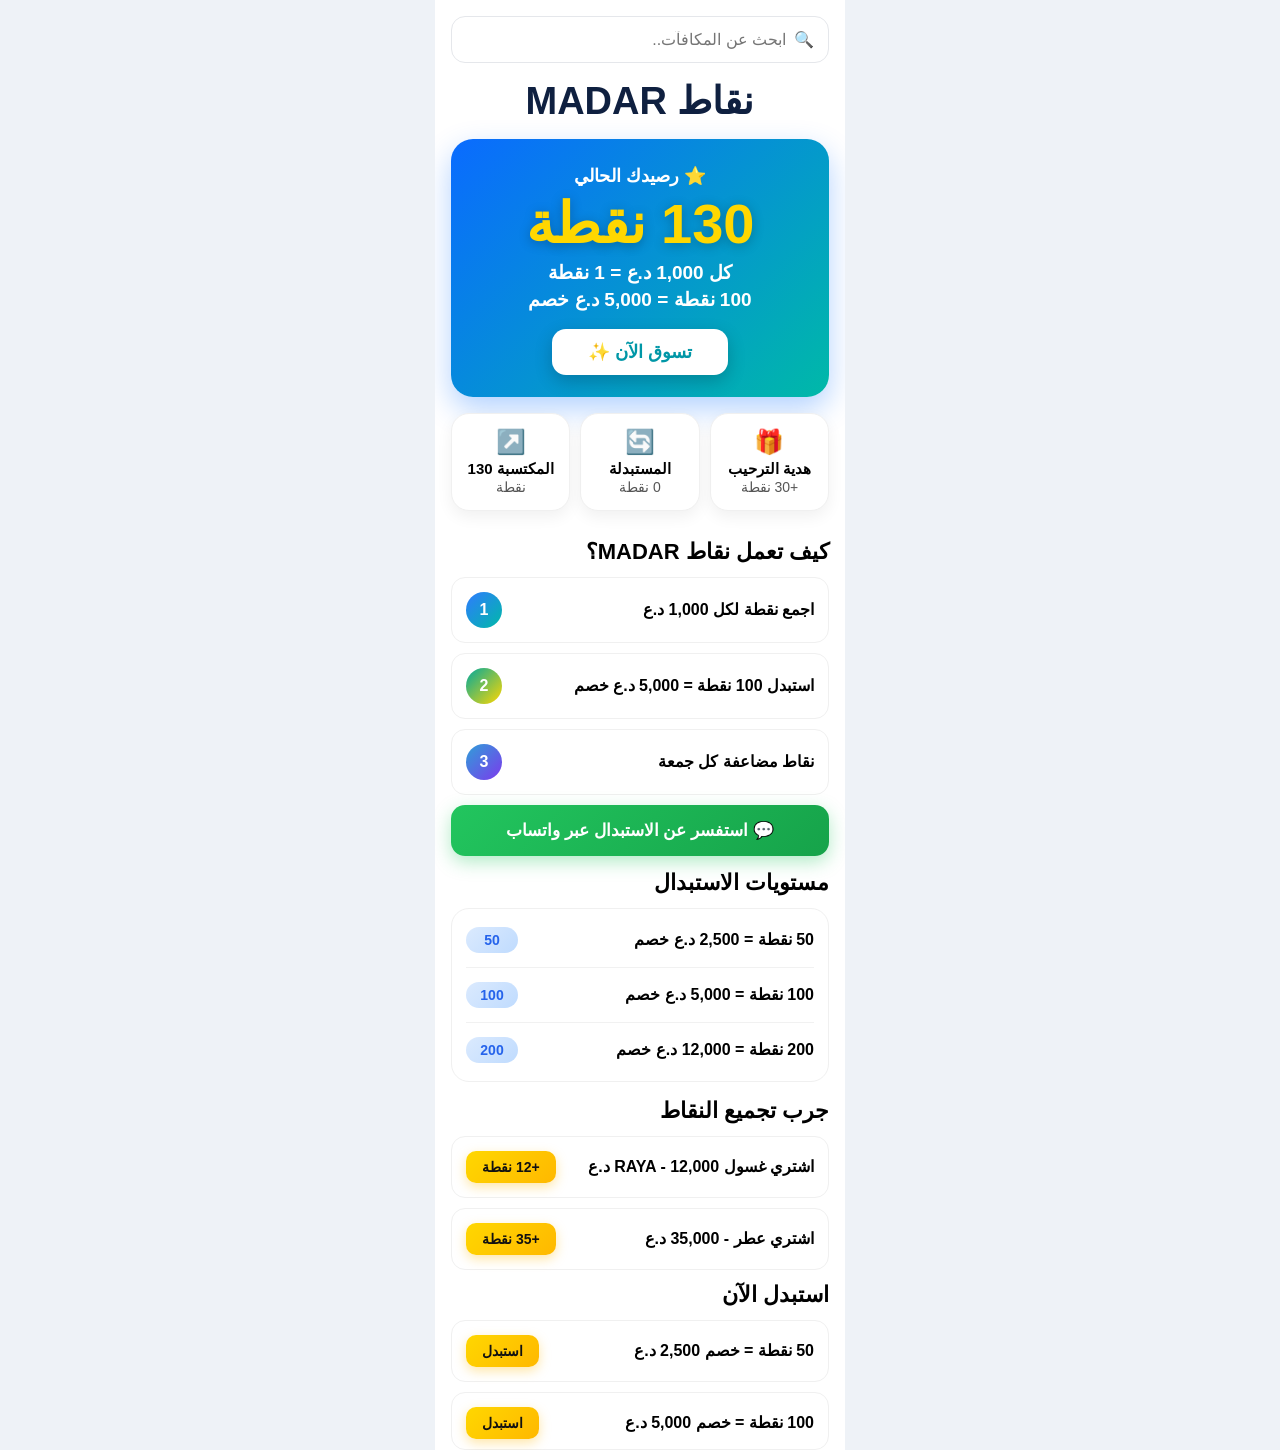
<file: madar/points.html>
<!DOCTYPE html>
<html lang="ar" dir="rtl">
<head>
<meta charset="UTF-8">
<meta name="viewport" content="width=device-width, initial-scale=1.0">
<meta name="description" content="تعرّف على طريقة جمع نقاط MADAR وقواعد الاستبدال وقيم الخصومات والمكافآت المعروضة في المتجر.">
<meta name="robots" content="index,follow">
<link rel="canonical" href="https://jjv666x-maker.github.io/madar/points.html">
<meta property="og:type" content="website">
<meta property="og:site_name" content="MADAR">
<meta property="og:title" content="نقاط MADAR | برنامج المكافآت">
<meta property="og:description" content="تعرّف على طريقة جمع نقاط MADAR وقواعد الاستبدال وقيم الخصومات والمكافآت المعروضة في المتجر.">
<meta property="og:url" content="https://jjv666x-maker.github.io/madar/points.html">
<meta name="twitter:card" content="summary">
<meta name="twitter:title" content="نقاط MADAR | برنامج المكافآت">
<meta name="twitter:description" content="تعرّف على طريقة جمع نقاط MADAR وقواعد الاستبدال وقيم الخصومات والمكافآت المعروضة في المتجر.">
<title>نقاط MADAR | برنامج المكافآت</title>
<style>
*{box-sizing:border-box;margin:0;padding:0;font-family:'Segoe UI',Tahoma,Arial,sans-serif;-webkit-tap-highlight-color:transparent}
body{background:#eef2f7;display:flex;justify-content:center}
.phone{width:410px;max-width:100vw;background:#fff;min-height:100vh;padding-bottom:0;overflow:hidden}

/* ===== TOP ===== */
.top{padding:16px 16px 0}
.search{display:flex;align-items:center;gap:8px;background:#fff;border:1.5px solid #e5e7eb;border-radius:14px;padding:13px 14px;color:#888;transition:.3s}
.search:focus-within{border-color:#00b9a8;box-shadow:0 0 0 3px rgba(0,185,168,.15);transform:scale(1.01)}
.search input{border:none;outline:none;width:100%;text-align:right;font-size:16px}
h1{text-align:center;font-size:38px;margin:16px 0;color:#0f2040;animation:fadeDown .7s ease}

/* ===== MAIN CARD - Animated Gradient ===== */
.card{margin:0 16px;background:linear-gradient(135deg,#0a6bff,#00b9a8,#0a6bff,#00d4b8);background-size:300% 300%;border-radius:22px;padding:26px 18px 22px;text-align:center;color:#fff;box-shadow:0 12px 30px rgba(0,107,255,.3);animation:gradientMove 6s ease infinite, floatCard 4s ease-in-out infinite;position:relative;overflow:hidden}
.card::after{content:'';position:absolute;top:0;left:-80%;width:50%;height:100%;background:linear-gradient(90deg,transparent,rgba(255,255,255,.35),transparent);transform:skewX(-20deg);animation:shine 3.5s infinite}
@keyframes gradientMove{0%{background-position:0% 50%}50%{background-position:100% 50%}100%{background-position:0% 50%}}
@keyframes floatCard{0%,100%{transform:translateY(0)}50%{transform:translateY(-4px)}}
@keyframes shine{0%{left:-80%}60%,100%{left:130%}}
@keyframes fadeDown{from{opacity:0;transform:translateY(-10px)}to{opacity:1;transform:translateY(0)}}
.card small{font-size:18px;font-weight:700}
.balance{font-size:56px;font-weight:900;color:#FFD700;margin:6px 0;line-height:1.1;text-shadow:0 2px 12px rgba(0,0,0,.25);animation:goldShine 2.5s ease-in-out infinite}
@keyframes goldShine{0%,100%{text-shadow:0 2px 12px rgba(0,0,0,.25);transform:scale(1)}50%{text-shadow:0 0 20px rgba(255,215,0,.9),0 0 35px rgba(255,215,0,.5);transform:scale(1.04)}}
.card p{font-size:19px;font-weight:800;margin:4px 0}

/* ===== SHOP BUTTON - Shine + Bounce ===== */
.btn{background:#fff;color:#0097a7;border:none;padding:12px 36px;border-radius:14px;font-weight:900;font-size:18px;margin-top:14px;cursor:pointer;position:relative;overflow:hidden;box-shadow:0 6px 18px rgba(0,0,0,.2);transition:.25s}
.btn::after{content:'';position:absolute;top:0;left:-70%;width:40%;height:100%;background:linear-gradient(90deg,transparent,rgba(255,215,0,.6),transparent);transform:skewX(-20deg);animation:btnShine 2.8s infinite}
@keyframes btnShine{0%{left:-70%}60%,100%{left:130%}}
.btn:hover{transform:translateY(-2px) scale(1.05);box-shadow:0 10px 25px rgba(0,0,0,.25)}
.btn:active{transform:scale(.95)}

/* ===== STATS - Hover Float ===== */
.stats{display:flex;gap:10px;padding:16px}
.stat{flex:1;background:#fff;border:1px solid #f0f0f0;border-radius:18px;padding:14px 6px;text-align:center;box-shadow:0 6px 16px rgba(0,0,0,.06);transition:.3s;cursor:pointer;animation:fadeUp .6s ease both}
.stat:nth-child(2){animation-delay:.1s}.stat:nth-child(3){animation-delay:.2s}
.stat:hover{transform:translateY(-5px) scale(1.04);box-shadow:0 12px 25px rgba(0,185,168,.25);border-color:#00b9a8}
@keyframes fadeUp{from{opacity:0;transform:translateY(12px)}to{opacity:1;transform:translateY(0)}}
.stat .icon{font-size:24px;display:block;margin-bottom:4px;animation:iconBounce 3s infinite}
@keyframes iconBounce{0%,100%{transform:translateY(0)}50%{transform:translateY(-4px)}}
.stat b{font-size:15px;display:block}.stat span{font-size:14px;color:#555}

/* ===== ROWS ===== */
.section{padding:0 16px}.section h2{font-size:22px;margin:12px 0}
.row{display:flex;align-items:center;justify-content:space-between;background:#fff;border:1px solid #f0f0f0;border-radius:14px;padding:14px;margin-bottom:10px;transition:.25s}
.row:hover{transform:translateX(-4px);border-color:#00b9a8;box-shadow:0 4px 14px rgba(0,185,168,.15)}
.row span{font-size:16px;font-weight:700}
.num{width:36px;height:36px;border-radius:50%;display:flex;align-items:center;justify-content:center;color:#fff;font-weight:900;flex-shrink:0;transition:.3s}
.row:hover .num{transform:rotate(360deg) scale(1.15)}
.n1{background:linear-gradient(135deg,#2f7bff,#00b9a8)}.n2{background:linear-gradient(135deg,#00a99d,#FFD700)}.n3{background:linear-gradient(135deg,#2f9fd8,#7c3aed)}

/* ===== WHATSAPP - Pulse ===== */
.whatsapp{background:linear-gradient(135deg,#22c55e,#16a34a);color:#fff;border:none;width:100%;padding:15px;border-radius:14px;font-size:17px;font-weight:900;margin:6px 0 14px;cursor:pointer;display:flex;align-items:center;justify-content:center;gap:8px;box-shadow:0 6px 18px rgba(34,197,94,.35);animation:pulseGreen 2s infinite;transition:.25s}
@keyframes pulseGreen{0%{box-shadow:0 0 0 0 rgba(34,197,94,.45)}70%{box-shadow:0 0 0 12px rgba(34,197,94,0)}100%{box-shadow:0 0 0 0 rgba(34,197,94,0)}}
.whatsapp:hover{transform:scale(1.03)}
.whatsapp:active{transform:scale(.96)}

/* ===== LEVELS ===== */
.levels{background:#fff;border:1px solid #f0f0f0;border-radius:18px;padding:4px 14px}
.level{display:flex;justify-content:space-between;align-items:center;padding:14px 0;border-bottom:1px solid #f1f1f1;transition:.25s}
.level:hover{background:#fffbeb;padding-left:8px;padding-right:8px;border-radius:10px}
.level:last-child{border:none}.level b{font-size:16px}
.pill{background:linear-gradient(135deg,#dbeafe,#bfdbfe);color:#2563eb;padding:5px 12px;border-radius:20px;font-size:14px;font-weight:900;min-width:52px;text-align:center;animation:pillGlow 3s infinite}
@keyframes pillGlow{0%,100%{transform:scale(1)}50%{transform:scale(1.08)}}

/* ===== REDEEM BUTTONS - Gold Luxury ===== */
.redeem{background:linear-gradient(135deg,#FFD700,#ffb800);border:none;padding:8px 16px;border-radius:10px;font-weight:900;cursor:pointer;font-size:14px;color:#111;box-shadow:0 4px 12px rgba(255,184,0,.35);transition:.25s;position:relative;overflow:hidden}
.redeem:hover{transform:translateY(-2px) scale(1.08);box-shadow:0 8px 20px rgba(255,184,0,.55)}
.redeem:active{transform:scale(.92)}
.redeem:disabled{opacity:.5;cursor:not-allowed}
.nav{display:flex;justify-content:space-around;padding:16px 0 4px;color:#888;font-size:13px;text-align:center;border-top:1px solid #eee;margin-top:16px}
.nav div{transition:.25s;cursor:pointer}.nav div:hover{transform:translateY(-3px);color:#00a99d}
.nav .active{color:#00a99d}

/* Hide only the duplicate navigation inside the points-page iframe. */
.phone > .nav{display:none!important}
.section > .row:last-child{margin-bottom:0!important;padding-bottom:10px!important}
.toast{position:fixed;bottom:20px;left:50%;transform:translateX(-50%);background:#111;color:#fff;padding:12px 18px;border-radius:20px;display:none;z-index:99;font-size:14px;animation:toastIn .3s ease}
@keyframes toastIn{from{opacity:0;transform:translate(-50%,10px) scale(.9)}to{opacity:1;transform:translate(-50%,0) scale(1)}}
.confetti{position:fixed;pointer-events:none;z-index:999;font-size:22px;animation:fall 1.2s ease forwards}
@keyframes fall{to{transform:translateY(120px) rotate(180deg);opacity:0}}
</style>
<script type="application/ld+json">{"@context":"https://schema.org","@type":"WebPage","name":"نقاط MADAR | برنامج المكافآت","description":"تعرّف على طريقة جمع نقاط MADAR وقواعد الاستبدال وقيم الخصومات والمكافآت المعروضة في المتجر.","url":"https://jjv666x-maker.github.io/madar/points.html","inLanguage":"ar-IQ","isPartOf":{"@type":"WebSite","name":"MADAR | مدار","url":"https://jjv666x-maker.github.io/"}}</script>
</head>
<body>
<div class="phone">
  <div class="top"><div class="search">🔍 <input placeholder="ابحث عن المكافآت.."></div></div>
  <h1>نقاط MADAR</h1>
  <div class="card"><small>⭐ رصيدك الحالي</small><div class="balance"><span id="balance">130</span> نقطة</div><p>كل 1,000 د.ع = 1 نقطة</p><p>100 نقطة = 5,000 د.ع خصم</p><button class="btn" onclick="shop()">تسوق الآن ✨</button></div>
  <div class="stats">
    <div class="stat"><span class="icon">🎁</span><b>هدية الترحيب</b><span>+30 نقطة</span></div>
    <div class="stat"><span class="icon">🔄</span><b>المستبدلة</b><span id="redeemed">0 نقطة</span></div>
    <div class="stat"><span class="icon">↗️</span><b>المكتسبة 130</b><span>نقطة</span></div>
  </div>
  <div class="section">
    <h2>كيف تعمل نقاط MADAR؟</h2>
    <div class="row"><span>اجمع نقطة لكل 1,000 د.ع</span><div class="num n1">1</div></div>
    <div class="row"><span>استبدل 100 نقطة = 5,000 د.ع خصم</span><div class="num n2">2</div></div>
    <div class="row"><span>نقاط مضاعفة كل جمعة</span><div class="num n3">3</div></div>
    <button class="whatsapp" onclick="whatsapp()">💬 استفسر عن الاستبدال عبر واتساب</button>
    <h2>مستويات الاستبدال</h2>
    <div class="levels">
      <div class="level"><b>50 نقطة = 2,500 د.ع خصم</b><span class="pill">50</span></div>
      <div class="level"><b>100 نقطة = 5,000 د.ع خصم</b><span class="pill">100</span></div>
      <div class="level"><b>200 نقطة = 12,000 د.ع خصم</b><span class="pill">200</span></div>
    </div>
    <h2 style="margin-top:16px">جرب تجميع النقاط</h2>
    <div class="row"><span>اشتري غسول RAYA - 12,000 د.ع</span><button class="redeem" onclick="addPoints(12,this)">+12 نقطة</button></div>
    <div class="row"><span>اشتري عطر - 35,000 د.ع</span><button class="redeem" onclick="addPoints(35,this)">+35 نقطة</button></div>
    <h2>استبدل الآن</h2>
    <div class="row"><span>50 نقطة = خصم 2,500 د.ع</span><button class="redeem" onclick="redeem(50,2500,this)">استبدل</button></div>
    <div class="row"><span>100 نقطة = خصم 5,000 د.ع</span><button class="redeem" onclick="redeem(100,5000,this)">استبدل</button></div>
  </div>
  <div class="nav"><div>👤<br>حسابي</div><div>🛒<br>المتجر</div><div class="active">⭐<br>النقاط</div><div>🏠<br>الرئيسية</div></div>
</div>
<div class="toast" id="toast"></div>
<script>
let balance=130, redeemed=0;
function show(m){let t=document.getElementById('toast');t.textContent=m;t.style.display='block';setTimeout(()=>t.style.display='none',2600)}
function update(){document.getElementById('balance').textContent=balance;document.getElementById('redeemed').textContent=redeemed+' نقطة'}
function confetti(x,y){let emojis=['🎉','⭐','✨','💰','🎁'];for(let i=0;i<10;i++){let s=document.createElement('div');s.className='confetti';s.textContent=emojis[Math.floor(Math.random()*emojis.length)];s.style.left=(x+Math.random()*80-40)+'px';s.style.top=y+'px';document.body.appendChild(s);setTimeout(()=>s.remove(),1200)}}
function addPoints(p,btn){balance+=p;update();show('تم اضافة '+p+' نقطة! رصيدك '+balance);if(btn){let r=btn.getBoundingClientRect();confetti(r.left,r.top)}}
function redeem(n,v,btn){if(balance>=n){balance-=n;redeemed+=n;update();show('مبروك! حصلت على خصم '+v.toLocaleString()+' د.ع');if(btn){let r=btn.getBoundingClientRect();confetti(r.left,r.top)}}else{show('تحتاج '+(n-balance)+' نقطة بعد')}}
function shop(){show('جارِ فتح المتجر... ✨')}
function whatsapp(){window.open('https://wa.me/9647733798866?text=مرحبا، اريد استفسر عن نقاط MADAR','_blank')}
</script>
</body>
</html>
</file>
